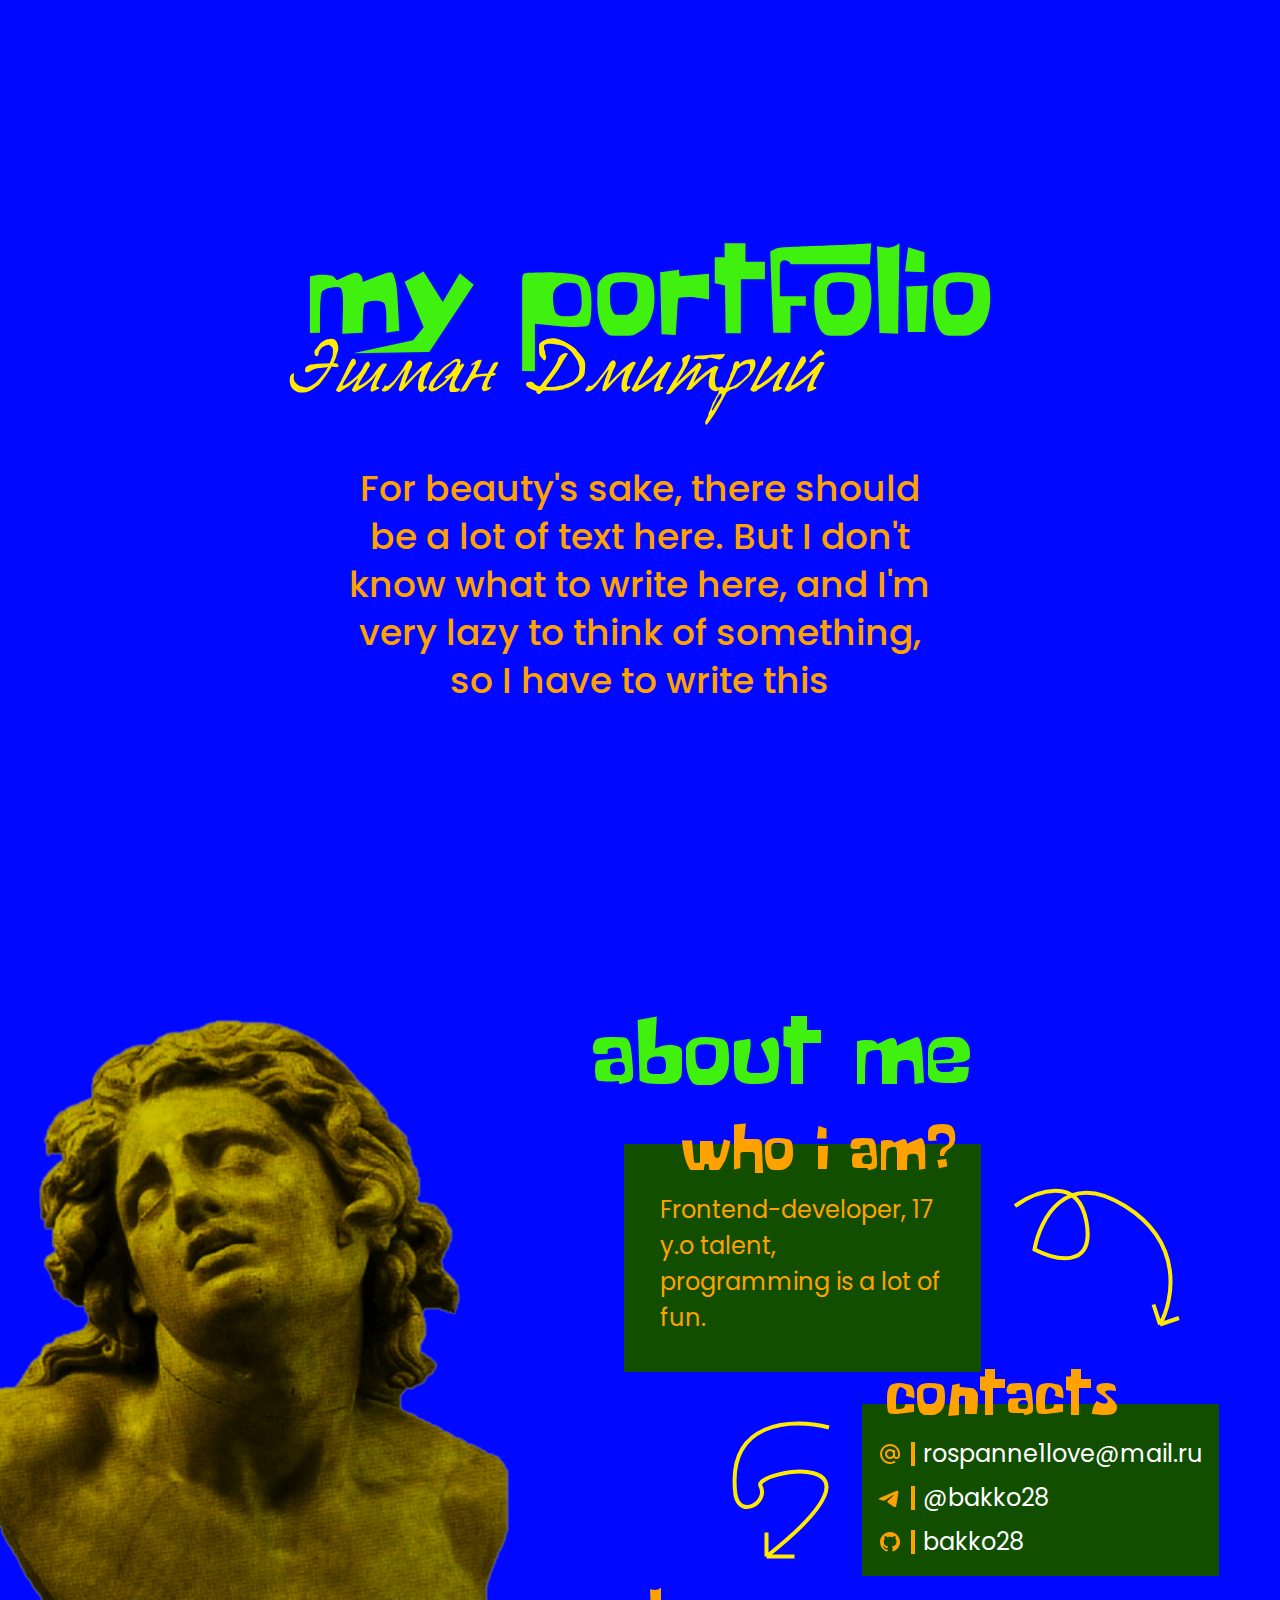
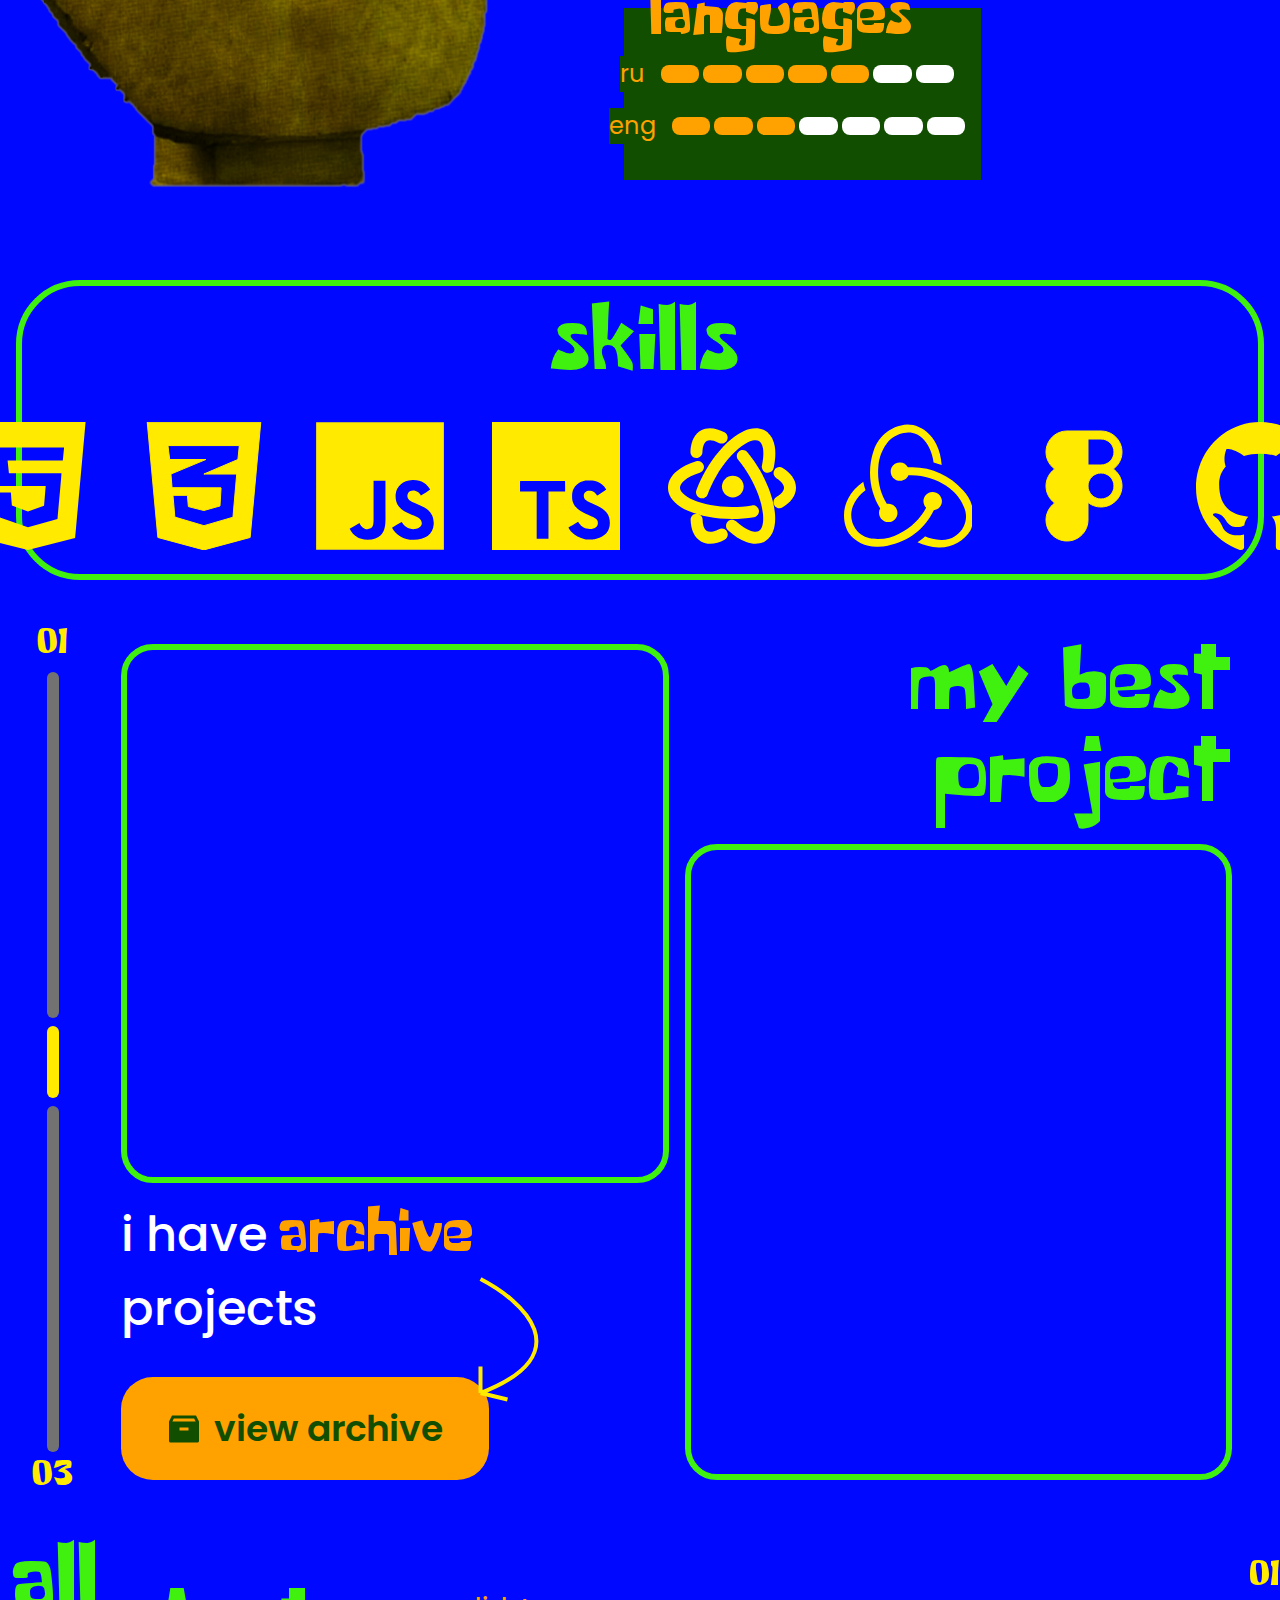
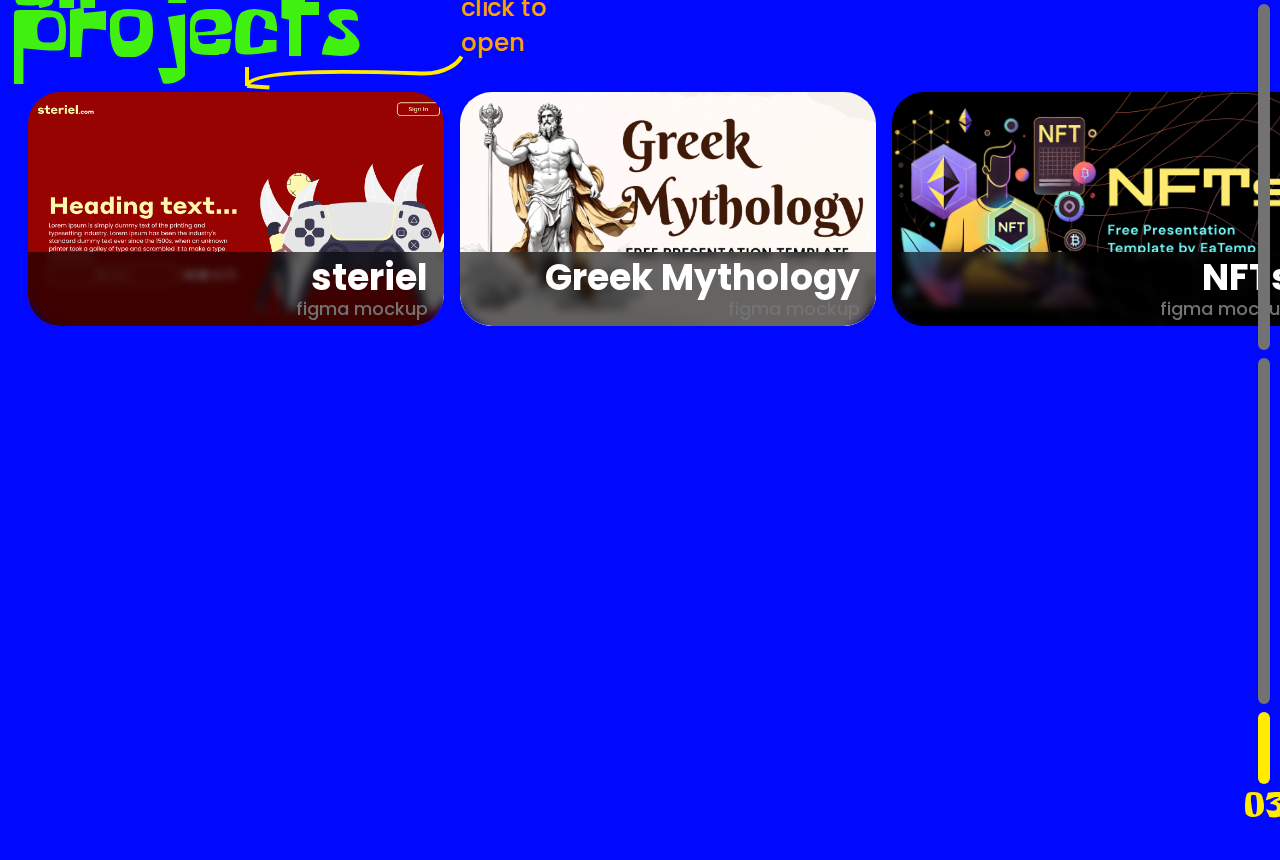
<file: index.html>
<!DOCTYPE html>
<html lang="en">
<head>
    <meta charset="UTF-8">
    <meta name="viewport" content="width=device-width, initial-scale=1.0">
    <title>Portfolio</title>
    <link rel="stylesheet" href="style.css">
</head>
<body>
    <div class="welcome-page">
        <img src="img/textbox.svg" alt="" class="welcome-vector">
        <p class="welcome-text">For beauty's sake, there should be a lot of text here. But I don't know what to write here, and I'm very lazy to think of something, so I have to write this</p>
    </div>
    <div class="about-me-page">
        <img src="img/image.svg" alt="" class="person-image">
        <div class="textbox">
            <p class="heading-text">about me</p>
            <div class="cardbox-layout">
                <div class="cardbox top">
                    <div class="card">
                        <p class="heading-text">who i am?</p>
                        <p class="paragraph-text">Frontend-developer, 17 y.o talent, programming is a lot of fun.</p>
                    </div>
                    <img src="img/line1.svg" alt="" class="vector-line1">
                </div>
                <div class="cardbox middle">
                    <img src="img/line2.svg" alt="" class="vector-line2">
                    <div class="card">
                        <p class="heading-text">contacts</p>
                        <div class="textbox">
                            <div class="contact-info email-box">
                                <img src="img/at-vector.svg" alt="" class="vector">
                                <div class="line"></div>
                                <p class="paragraph-text">rospanne1love@mail.ru</p>
                            </div>
                            <div class="contact-info telegram-box">
                                <img src="img/telegram-vector.svg" alt="" class="vector">
                                <div class="line"></div>
                                <p class="paragraph-text">@bakko28</p>
                            </div>
                            <div class="contact-info github-box">
                                <img src="img/github-vector.svg" alt="" class="vector">
                                <div class="line"></div>
                                <p class="paragraph-text">bakko28</p>
                            </div>
                        </div>
                    </div>
                </div>
                <div class="cardbox down">
                    <div class="card">
                        <p class="heading-text">languages</p>
                        <div class="russian-language">
                            <p class="paragraph-text">ru</p>
                            <div class="block-box">
                                <div class="block active"></div>
                                <div class="block active"></div>
                                <div class="block active"></div>
                                <div class="block active"></div>
                                <div class="block active"></div>
                                <div class="block"></div>
                                <div class="block"></div>
                            </div>
                        </div>
                        <div class="english-language">
                            <p class="paragraph-text">eng</p>
                            <div class="block-box">
                                <div class="block active"></div>
                                <div class="block active"></div>
                                <div class="block active"></div>
                                <div class="block"></div>
                                <div class="block"></div>
                                <div class="block"></div>
                                <div class="block"></div>
                            </div>
                        </div>
                    </div>
                </div>
            </div>
        </div>
        <nav>
            <p>01</p>
            <div class="line active"></div>
            <div class="line"></div>
            <div class="line"></div>
            <p>03</p>
        </nav>
    </div>
    <div class="skills-box">
        <p class="heading-text">skills</p>
        <div class="skills-list">
            <img src="img/html-icon.svg" alt="">
            <img src="img/css-icon.svg" alt="">
            <img src="img/js-icon.svg" alt="">
            <img src="img/ts-icon.svg" alt="">
            <img src="img/react-icon.svg" alt="">
            <img src="img/redux-icon.svg" alt="">
            <img src="img/figma-icon.svg" alt="">
            <img src="img/github-icon.svg" alt="">
        </div>
    </div>
    <div class="projects-page">
        <nav>
            <p>01</p>
            <div class="line"></div>
            <div class="line active"></div>
            <div class="line"></div>
            <p>03</p>
        </nav>
        <div class="content">
            <div class="left-box">
                <div class="cardbox">

                </div>
                <div class="archive-project-box">
                    <p>i have <span>archive</span> projects</p>
                    <button><img src="img/archive-icon.svg" alt="">view archive</button>
                    <img src="img/line3.svg" alt="" class="line-vector3">
                </div>
            </div>
            <div class="right-box">
                <p class="heading-text">my best project</p>
                <div class="cardbox">

                </div>
            </div>
        </div>
    </div>
    <div class="all-projects-page">
        <div class="content">
            <div class="textbox">
                <p class="heading-text">all projects</p>
                <p class="paragraph-text">click to open</p>
                <img src="img/line4.svg" alt="" class="image-vector4">
            </div>
            <div class="cardbox">
                <a href="projects/steriel/index.html">
                    <div class="card" style="background-image: url(img/card-backgrounds/steriel-image.png);">
                        <div class="textbox">
                            <p class="card-name">steriel</p>
                            <p class="card-info">figma mockup</p>
                        </div>
                    </div>
                </a>
                <a href="projects/greek-mythology/index.html">
                    <div class="card" style="background-image: url(img/card-backgrounds/greek-image.png);">
                        <div class="textbox">
                            <p class="card-name">Greek Mythology</p>
                            <p class="card-info">figma mockup</p>
                        </div>
                    </div>
                </a>
                <a href="projects/nfts/index.html">
                    <div class="card" style="background-image: url(img/card-backgrounds/nfts.png);">
                        <div class="textbox">
                            <p class="card-name">NFTs</p>
                            <p class="card-info">figma mockup</p>
                        </div>
                    </div>
                </a>
                <a href="projects/travling/index.html">
                    <div class="card" style="background-image: url(img/card-backgrounds/msedge_PoyAtqNxkw.png);">
                        <div class="textbox">
                            <p class="card-name">Travling!</p>
                            <p class="card-info">figma mockup</p>
                        </div>
                    </div>
                </a>
            </div>
        </div>
        <nav>
            <p>01</p>
            <div class="line"></div>
            <div class="line"></div>
            <div class="line active"></div>
            <p>03</p>
        </nav>
    </div>
</body>
</html>
</file>
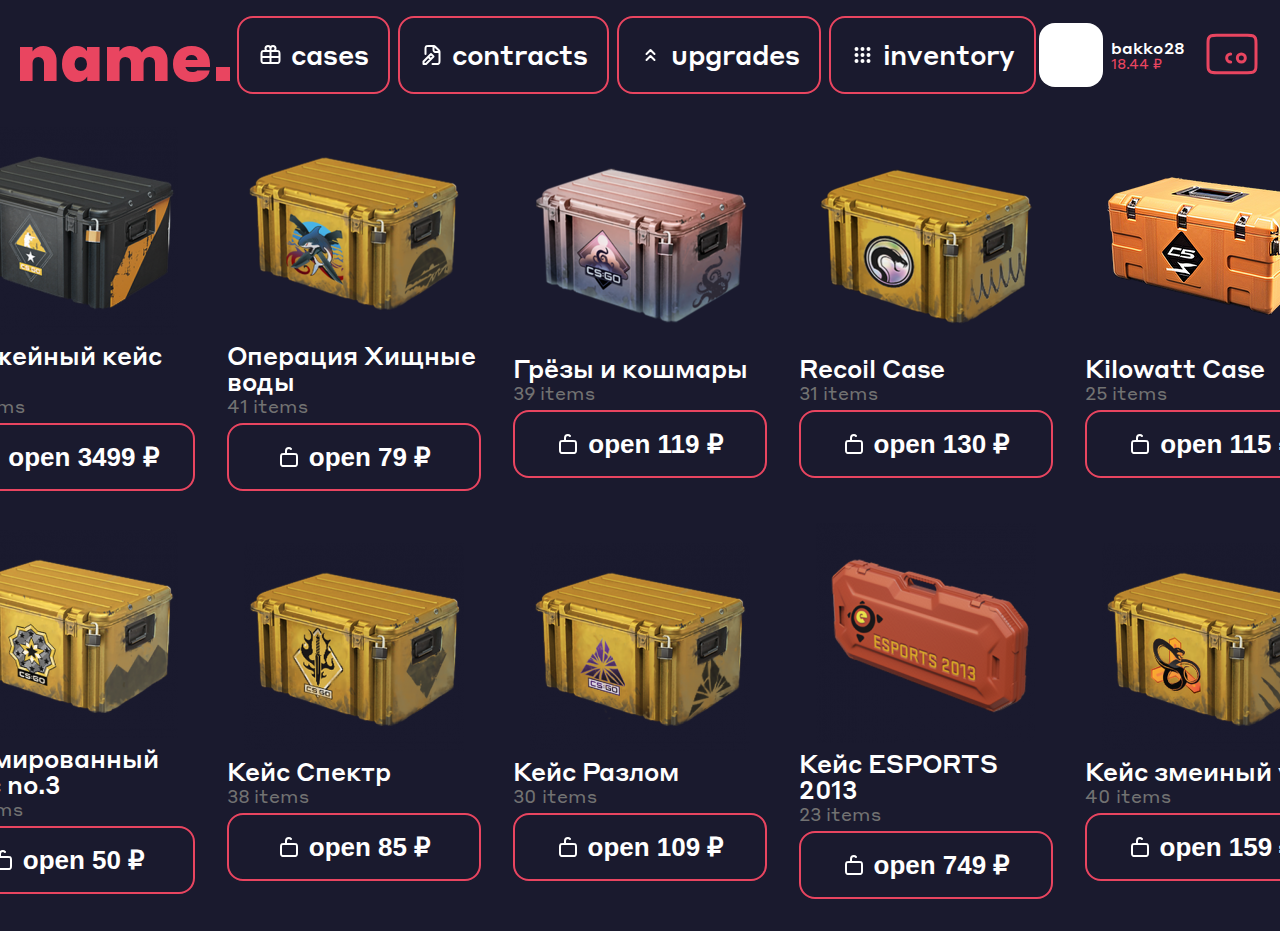
<file: archive/index.html>
<!DOCTYPE html>
<html lang="en">
<head>
    <meta charset="UTF-8">
    <meta name="viewport" content="width=device-width, initial-scale=1.0">
    <title>name.</title>
    <link rel="stylesheet" href="style.css">
</head>
<body>
    <header>
        <a href="index.html"><p class="logo-text">name.</p></a>
        <nav>
            <button class="active" id="index"><img src="img/svg/Gift.svg" alt="">cases</button>
            <button id="pages/contracts"><img src="img/svg/File_Edit.svg" alt="">contracts</button>
            <button id="pages/upgrades"><img src="img/svg/Chevron_Up_Duo.svg" alt="">upgrades</button>
            <button id="pages/inventory"><img src="img/svg/More_Grid_Big.svg" alt="">inventory</button>
        </nav>
        <div class="userbox">
            <div class="user-info">
                <div class="avatar"></div>
                <div class="textbox">
                    <p class="username">bakko28</p>
                    <p class="balance">18.44 ₽</p>
                </div>
            </div>
            <button><img src="img/svg/Credit_Card_02.svg" alt=""></button>
        </div>
    </header>
    <main>
        <div class="game-info-box">
            <div class="cardbox">
                
            </div>
        </div>
    </main>
    
    <script src="app.js"></script>
</body>
</html>
</file>
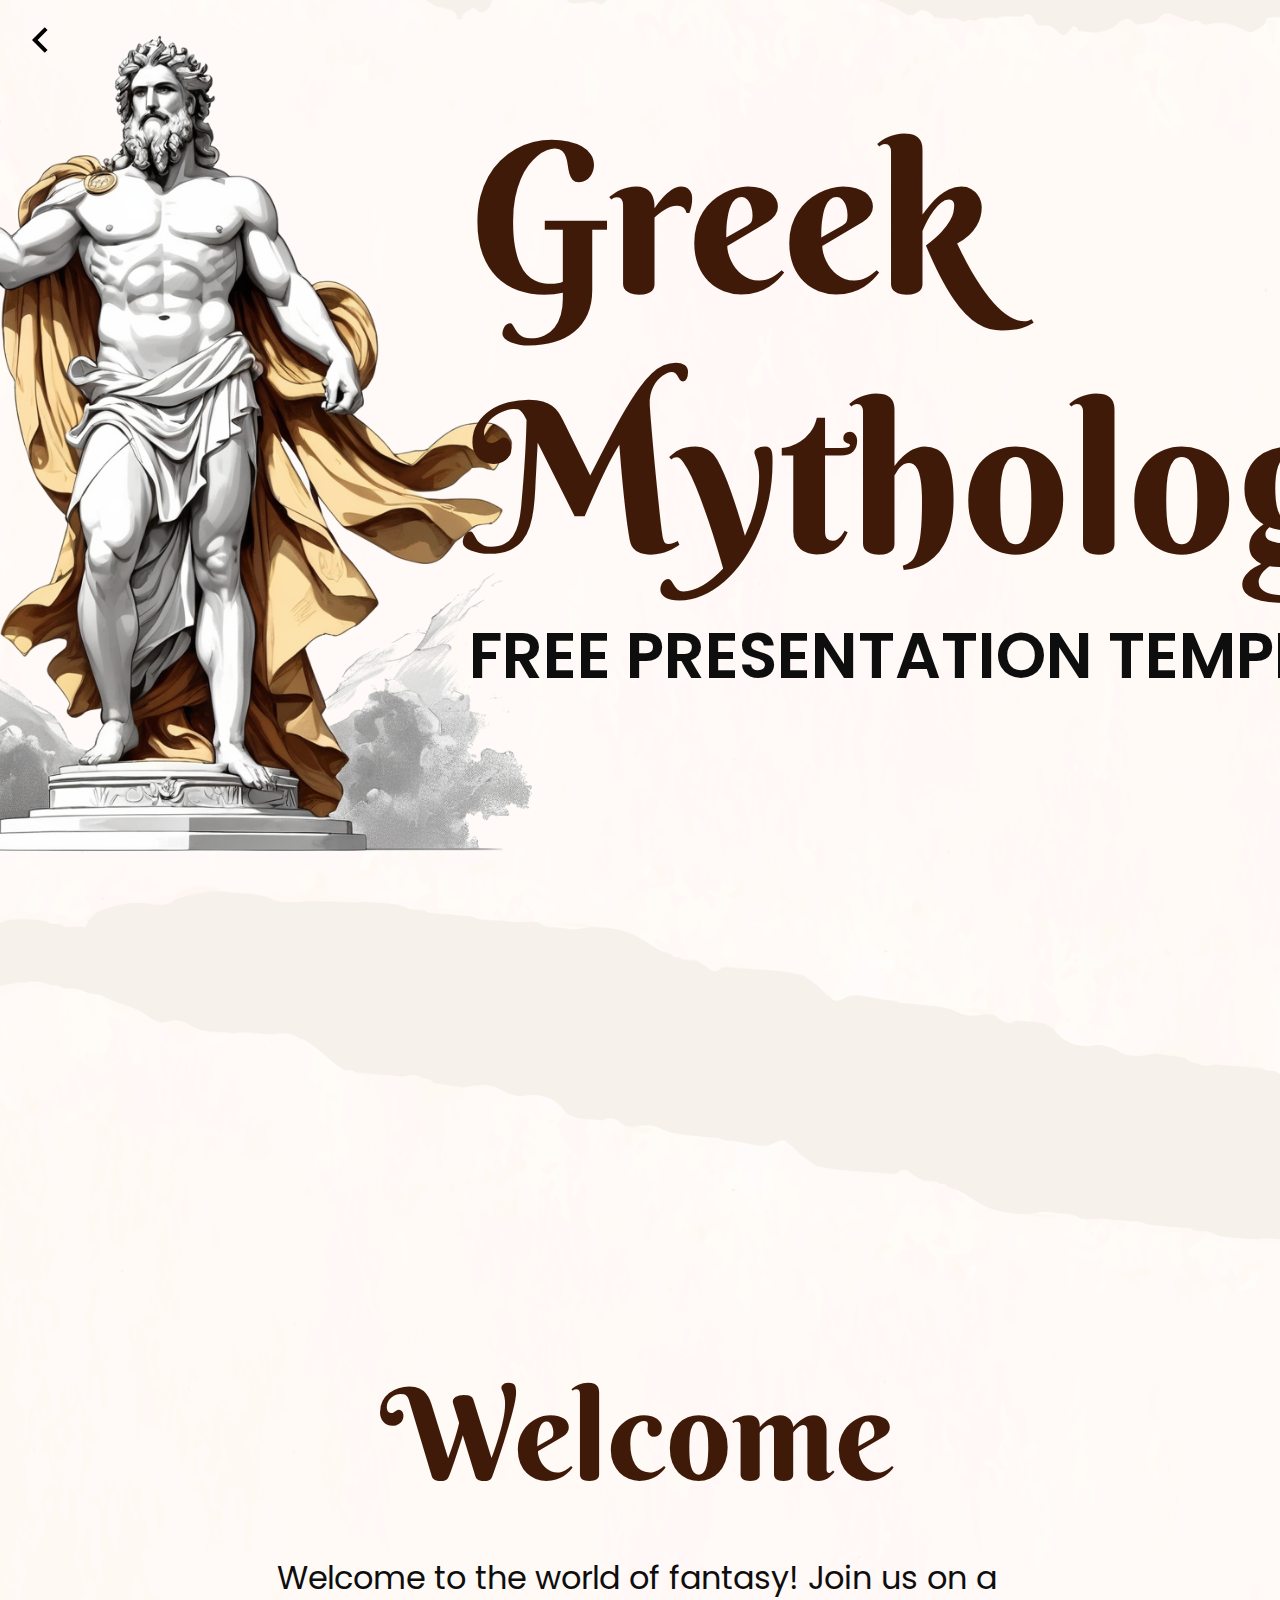
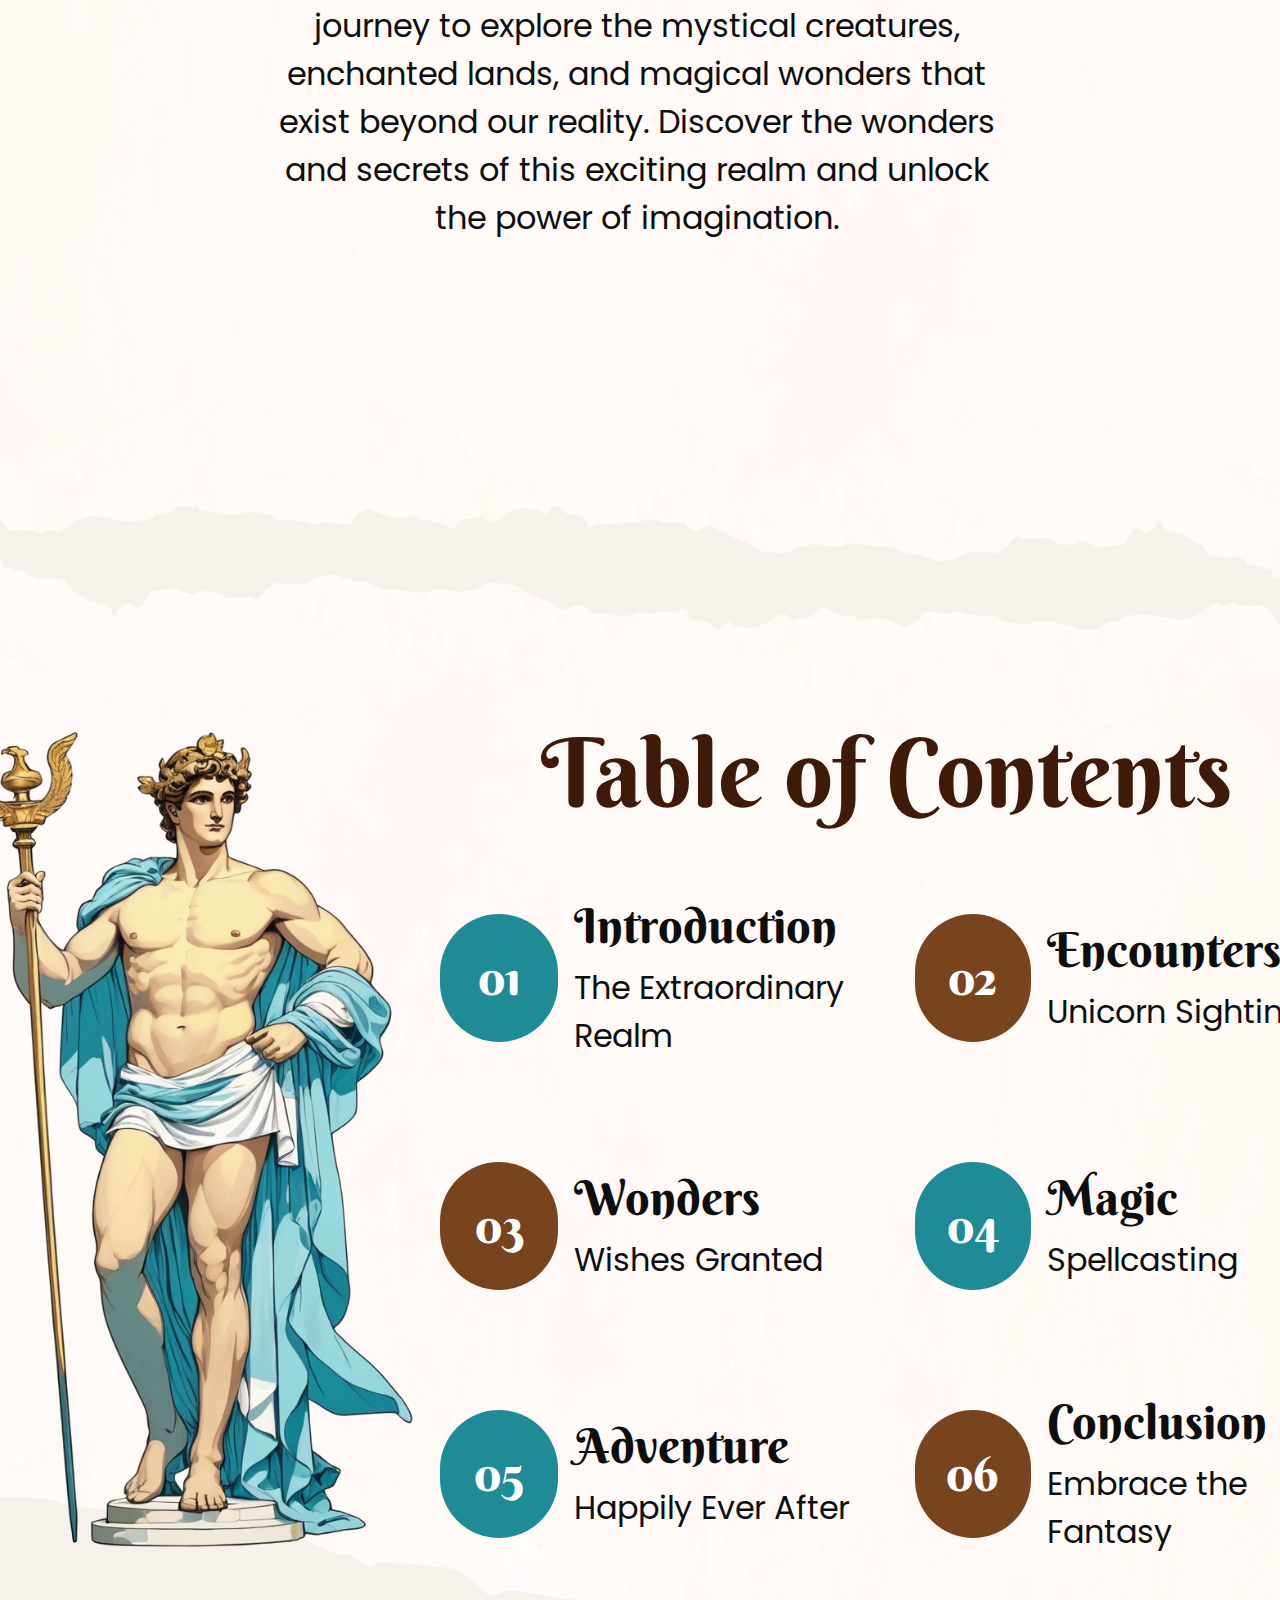
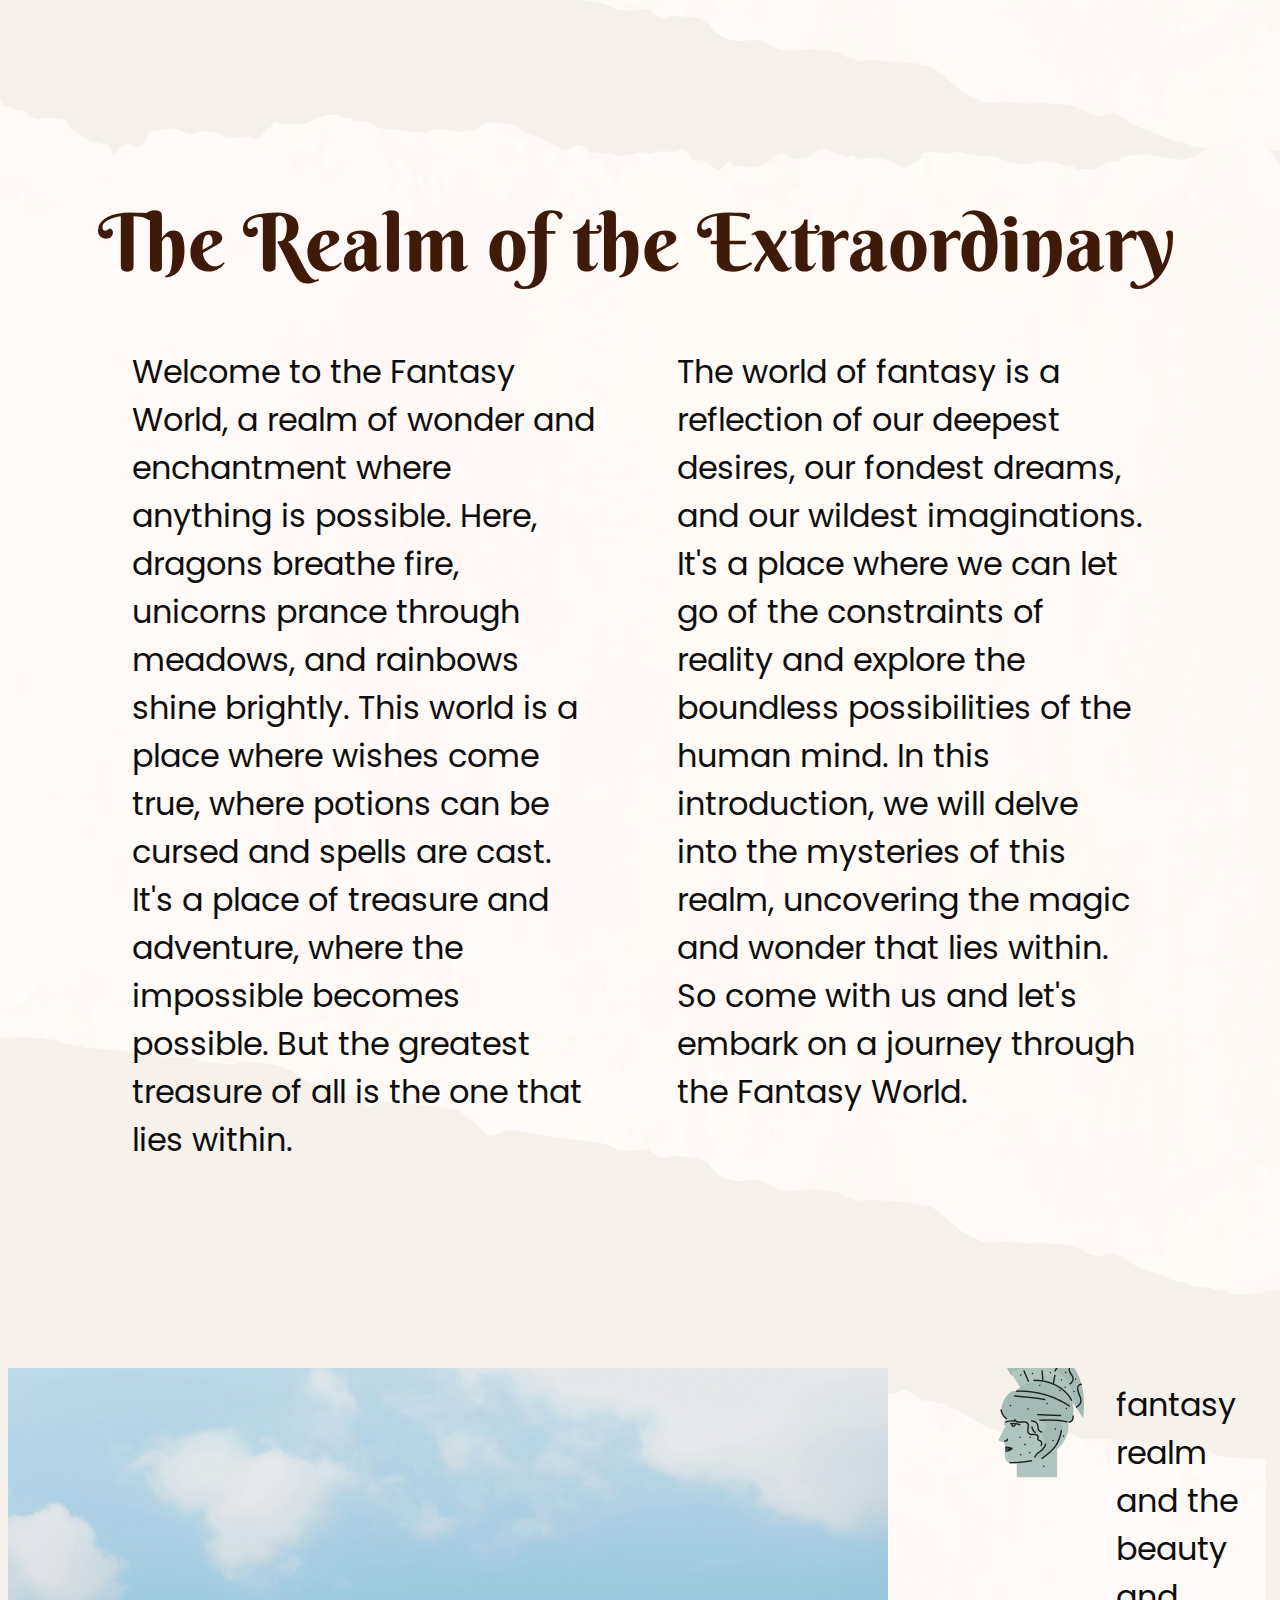
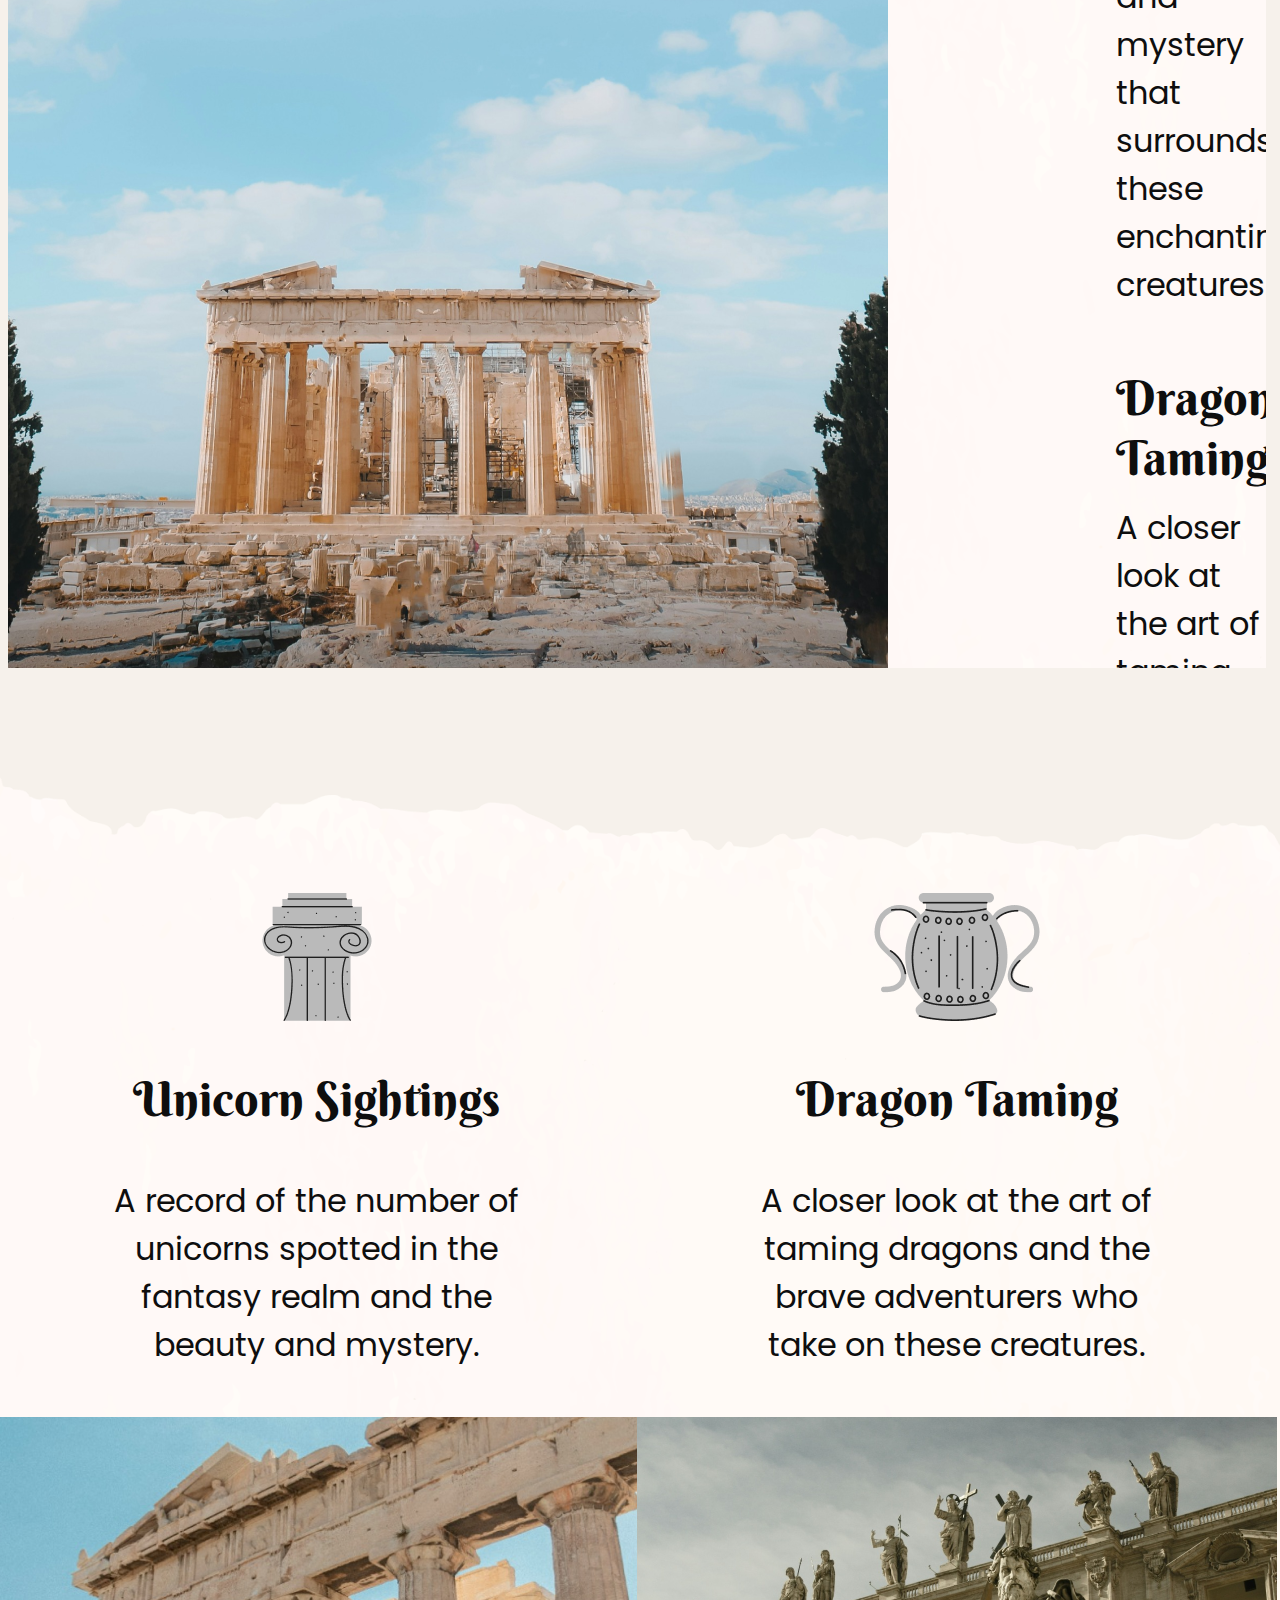
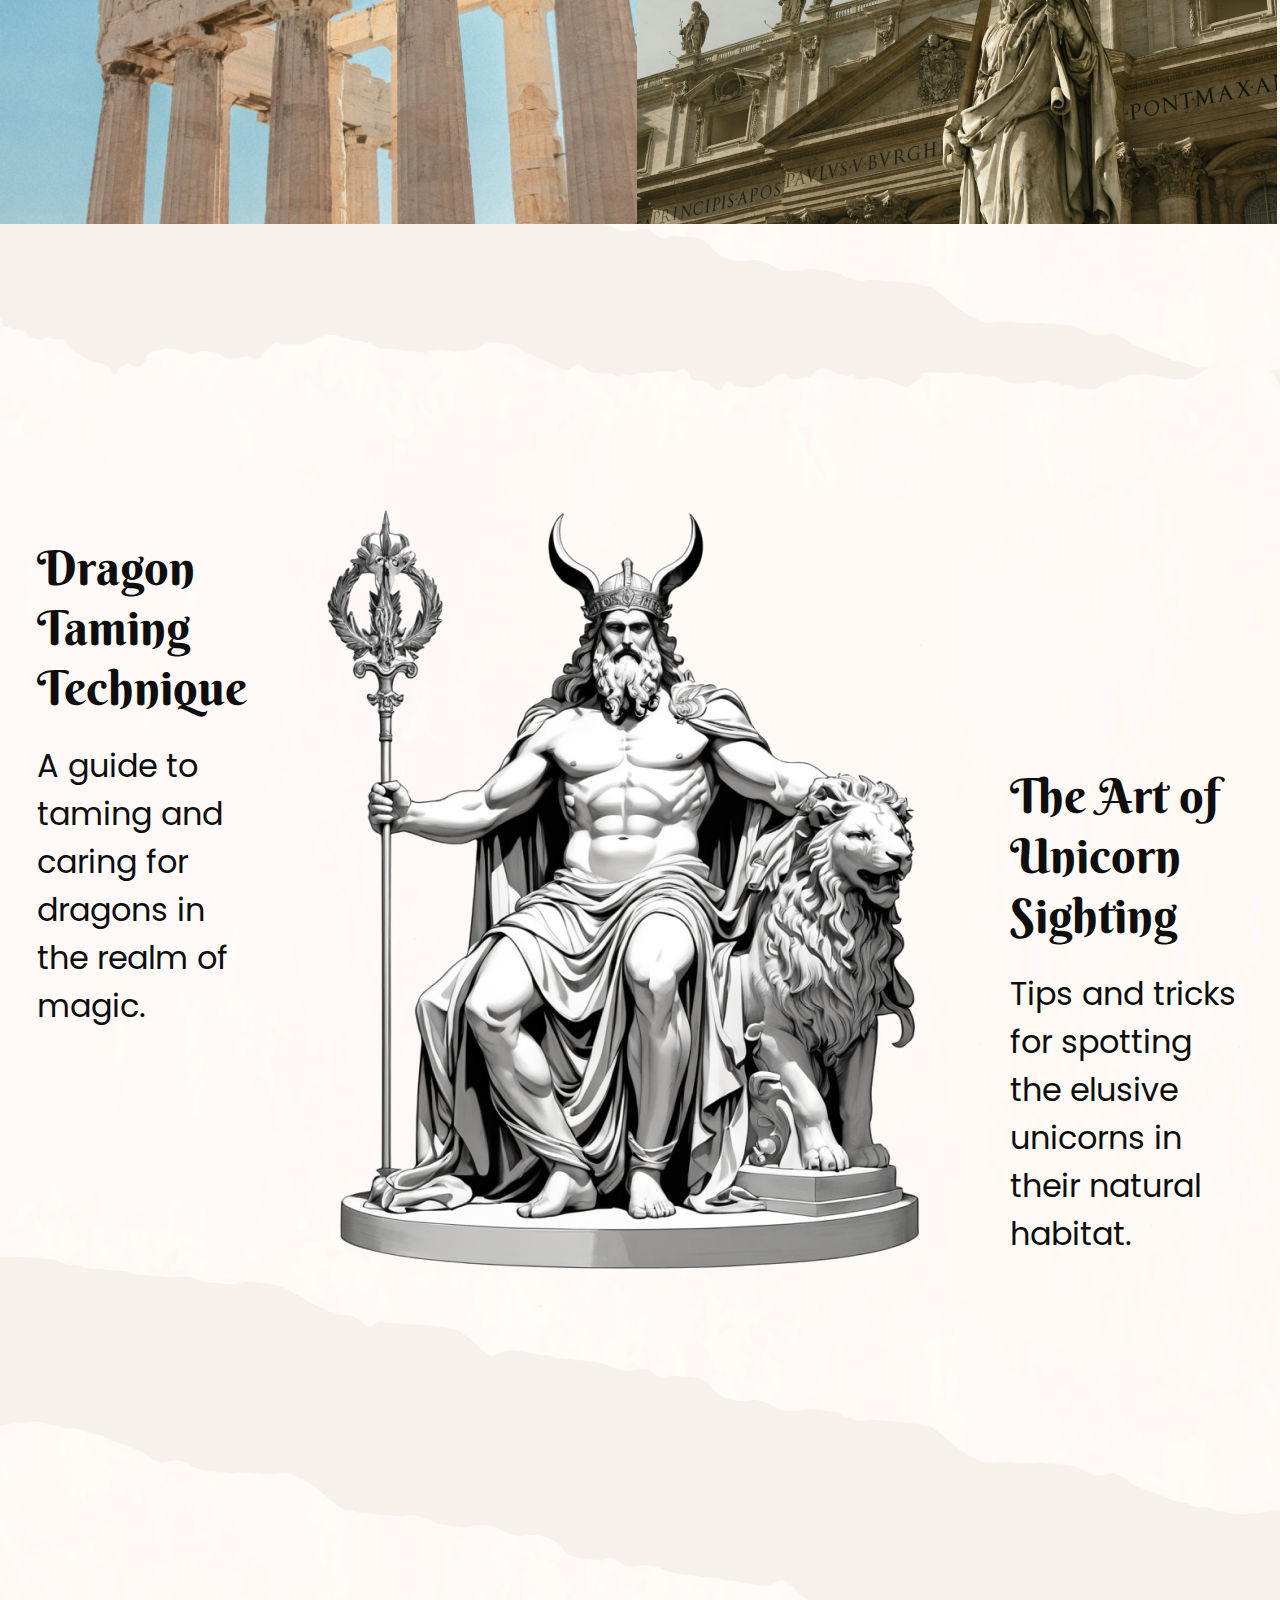
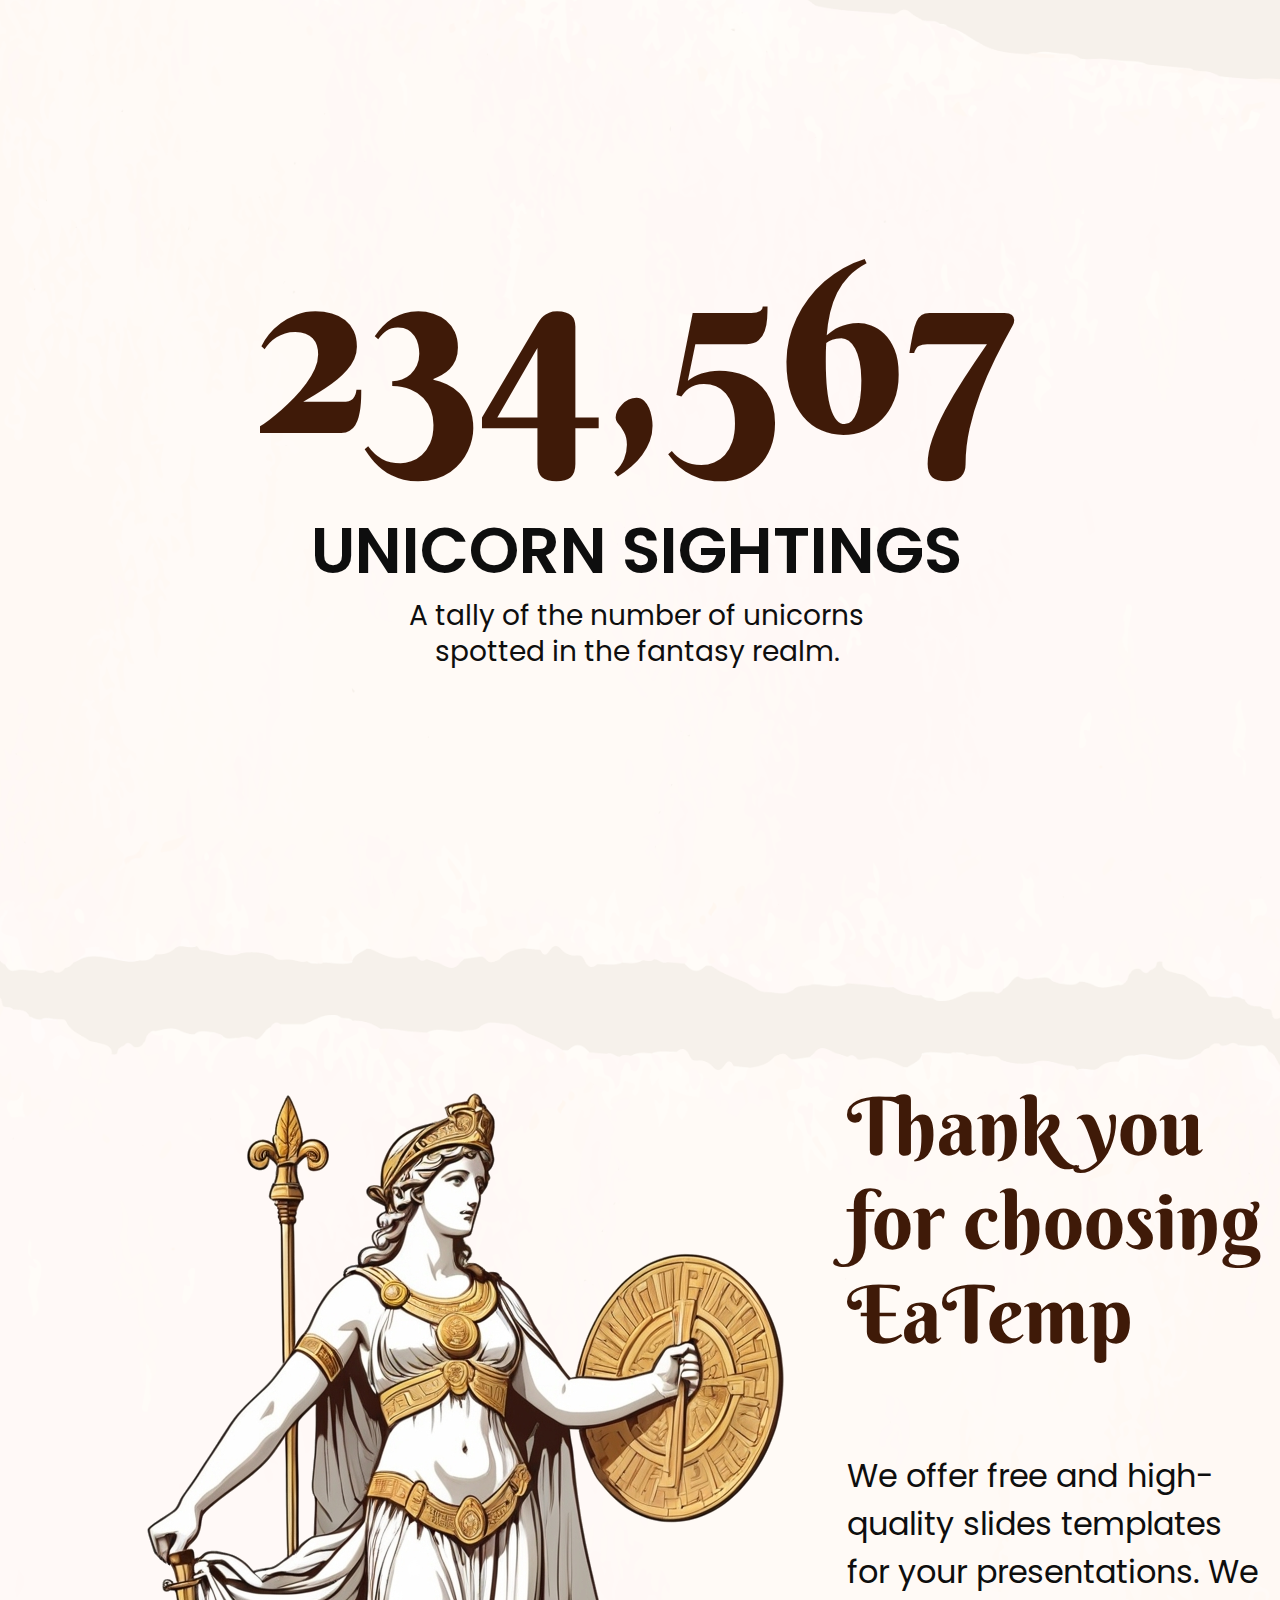
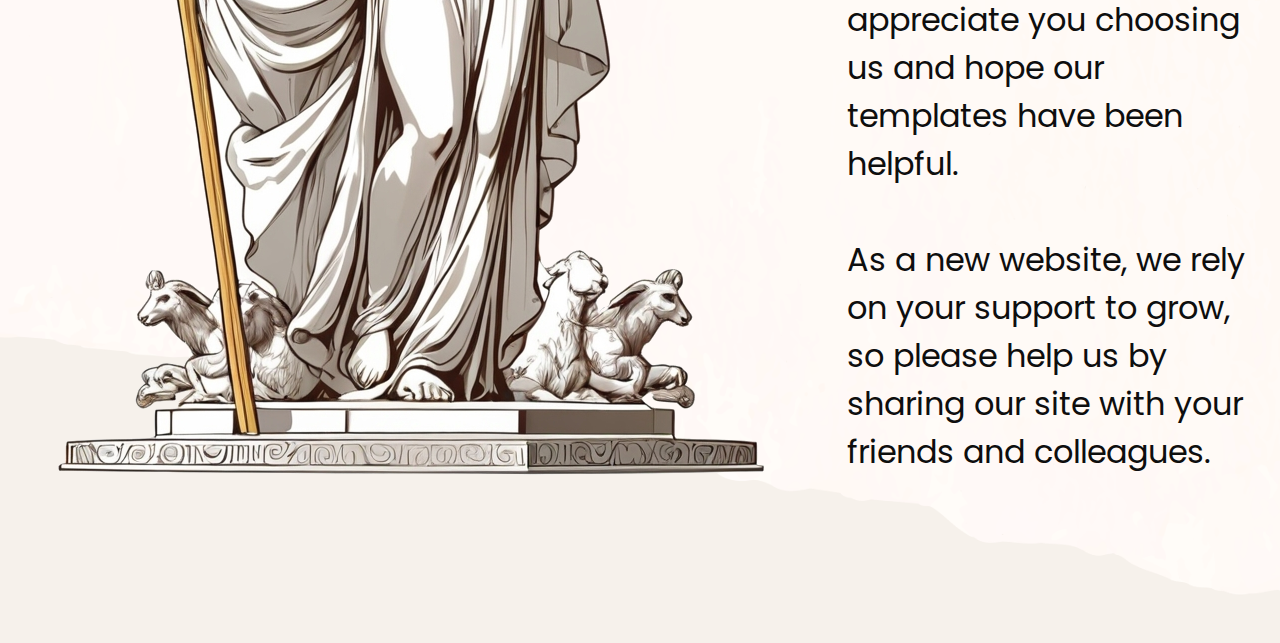
<file: projects/greek-mythology/index.html>
<!DOCTYPE html>
<html lang="en">
<head>
    <meta charset="UTF-8">
    <meta name="viewport" content="width=device-width, initial-scale=1.0">
    <title>Greek Mythology</title>
    <link rel="stylesheet" href="style.css">
</head>
<body>
    <a href="../../index.html" class="back-link"><img src="img/arrow-left-s-line.svg" alt=""></a>
    <div class="start-section">
        <img src="img/bg1.png" alt="" class="background">
        <img src="img/image 8.png" alt="" class="person-image-first">
        <div class="textbox">
            <p class="heading-text">Greek <br>Mythology</p>
            <p class="paragraph-text">Free Presentation Template</p>
        </div>
    </div>
    <div class="welcome-section">
        <img src="img/bg1.png" alt="" class="background">
        <div class="textbox">
            <p class="heading-text">Welcome</p>
            <p class="paragraph-text">Welcome to the world of fantasy! Join us on a journey to explore the mystical creatures, enchanted lands, and magical wonders that exist beyond our reality. Discover the wonders and secrets of this exciting realm and unlock the power of imagination.</p>
        </div>
    </div>
    <div class="contents-section">
        <img src="img/bg1.png" alt="" class="background">
        <img src="img/image 6.png" alt="" class="person-image-second">
        <div class="textbox">
            <div class="heading-text">Table of Contents</div>
            <div class="list">
                <div class="list-card" id="card1">
                    <p class="card-number">01</p>
                    <div class="textbox">
                        <p class="heading-text">Introduction</p>
                        <p class="paragraph-text">The Extraordinary Realm</p>
                    </div>
                </div>
                <div class="list-card" id="card2">
                    <p class="card-number">02</p>
                    <div class="textbox">
                        <p class="heading-text">Encounters</p>
                        <p class="paragraph-text">Unicorn Sightings</p>
                    </div>
                </div>
                <div class="list-card" id="card3">
                    <p class="card-number">03</p>
                    <div class="textbox">
                        <p class="heading-text">Wonders</p>
                        <p class="paragraph-text">Wishes Granted</p>
                    </div>
                </div>
                <div class="list-card" id="card4">
                    <p class="card-number">04</p>
                    <div class="textbox">
                        <p class="heading-text">Magic</p>
                        <p class="paragraph-text">Spellcasting</p>
                    </div>
                </div>
                <div class="list-card" id="card5">
                    <p class="card-number">05</p>
                    <div class="textbox">
                        <p class="heading-text">Adventure</p>
                        <p class="paragraph-text">Happily Ever After</p>
                    </div>
                </div>
                <div class="list-card" id="card6">
                    <p class="card-number">06</p>
                    <div class="textbox">
                        <p class="heading-text">Conclusion</p>
                        <p class="paragraph-text">Embrace the Fantasy</p>
                    </div>
                </div>
            </div>
        </div>
    </div>
    <div class="realm-section">
        <img src="img/bg1.png" alt="" class="background">
        <p class="heading-text">The Realm of the Extraordinary</p>
        <div class="paragraph-box">
            <div class="paragraph-text">Welcome to the Fantasy World, a realm of wonder and enchantment where anything is possible. Here, dragons breathe fire, unicorns prance through meadows, and rainbows shine brightly. This world is a place where wishes come true, where potions can be cursed and spells are cast. It's a place of treasure and adventure, where the impossible becomes possible. But the greatest treasure of all is the one that lies within. </div>
            <div class="paragraph-text">The world of fantasy is a reflection of our deepest desires, our fondest dreams, and our wildest imaginations. It's a place where we can let go of the constraints of reality and explore the boundless possibilities of the human mind. In this introduction, we will delve into the mysteries of this realm, uncovering the magic and wonder that lies within. So come with us and let's embark on a journey through the Fantasy World.</div>
        </div>
    </div>
    <div class="sightings-section">
        <img src="img/bg1.png" alt="" class="background">
        <img src="img/Rectangle 14.png" alt="" class="picture-image">
        <div class="cardbox">
            <div class="card">
                <img src="img/Vector.png" alt="" class="card-vector">
                <div class="textbox">
                    <p class="heading-text">Unicorn Sightings</p>
                    <p class="paragraph-text">
                        A record of the number of unicorns spotted in the fantasy realm and the beauty and mystery that surrounds these enchanting creatures.
                    </p>
                </div>
            </div>
            <div class="card">
                <img src="img/Vector2.png" alt="" class="card-vector">
                <div class="textbox">
                    <p class="heading-text">Dragon Taming</p>
                    <p class="paragraph-text">
                        A closer look at the art of taming dragons and the brave adventurers who dare to take on these fearsome creatures.
                    </p>
                </div>
            </div>
        </div>
    </div>
    <div class="card-section">
        <img src="img/bg1.png" alt="" class="background">
        <div class="card">
            <img src="img/Vector3.png" alt="" class="vector-image">
            <p class="heading-text">Unicorn Sightings</p>
            <p class="paragraph-text">
                A record of the number of unicorns spotted in the fantasy realm and the beauty and mystery.
            </p>
            <img src="img/Rectangle 15.png" alt="" class="card-picture-image">
        </div>
        <div class="card">
            <img src="img/Vector4.png" alt="" class="vector-image">
            <p class="heading-text">Dragon Taming</p>
            <p class="paragraph-text">
                A closer look at the art of taming dragons and the brave adventurers who take on these creatures.
            </p>
            <img src="img/Rectangle 16.png" alt="" class="card-picture-image">
        </div>
    </div>
    <div class="king-section">
        <img src="img/bg1.png" alt="" class="background">
        <div class="textbox-left">
            <div class="heading-text">Dragon Taming Technique</div>
            <div class="paragraph-text">A guide to taming and caring for dragons in the realm of magic.</div>
        </div>
        <img src="img/image 7.png" alt="" class="king-image">
        <div class="textbox-right">
            <div class="heading-text">The Art of Unicorn Sighting</div>
            <div class="paragraph-text">Tips and tricks for spotting the elusive unicorns in their natural habitat.</div>
        </div>
    </div>
    <div class="count-section">
        <img src="img/bg1.png" alt="" class="background">
        <div class="textbox">
            <p class="heading-text">234,567</p>
            <p class="head-paragraph-text">Unicorn Sightings</p>
        </div>
        <p class="paragraph-text">A tally of the number of unicorns spotted in the fantasy realm.</p>
    </div>
    <div class="last-section">
        <img src="img/bg1.png" alt="" class="background">
        <img src="img/image 9.png" alt="" class="person-image-three">
        <div class="textbox">
            <p class="heading-text">Thank you for choosing EaTemp</p>
            <p class="paragraph-text">
                We offer free and high-quality slides templates for your presentations. We appreciate you choosing us and hope our templates have been helpful. 
                <br><br>As a new website, we rely on your support to grow, so please help us by sharing our site with your friends and colleagues. 
            </p>
        </div>
    </div>
</body>
</html>
</file>
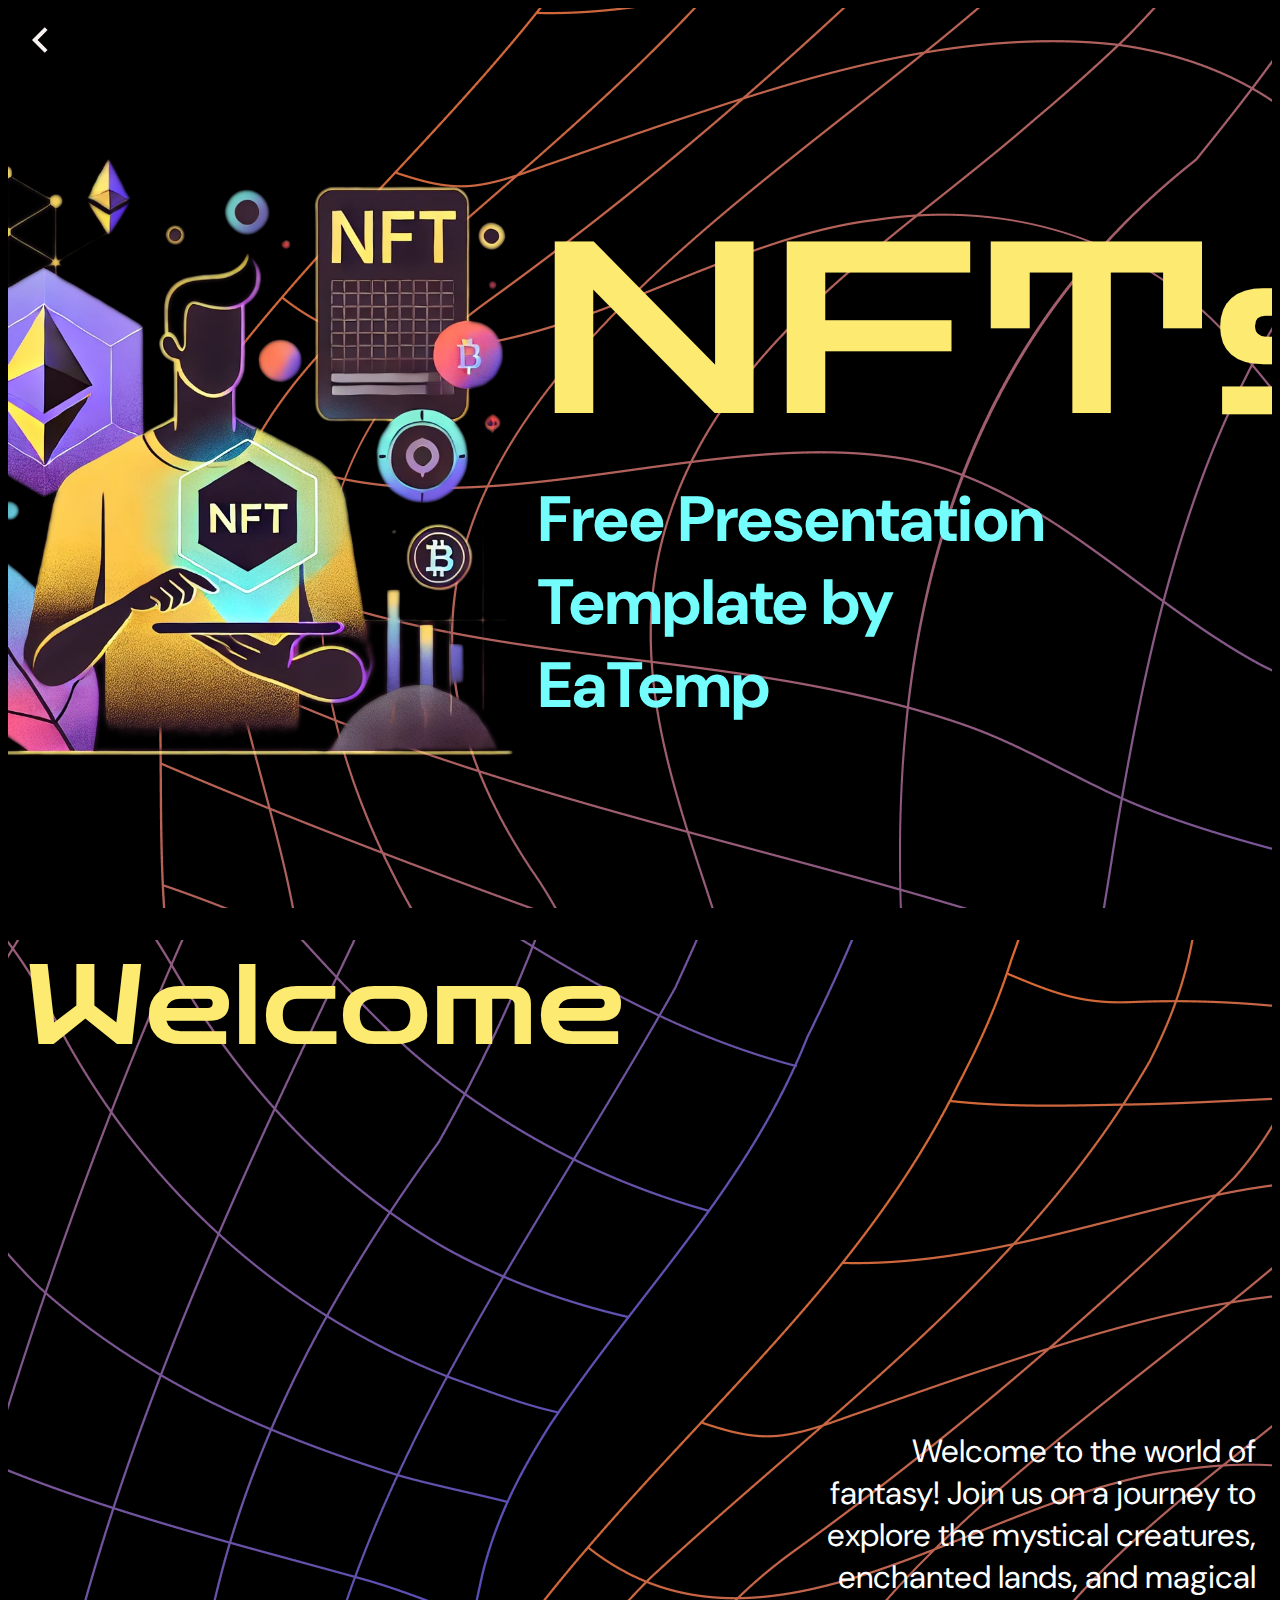
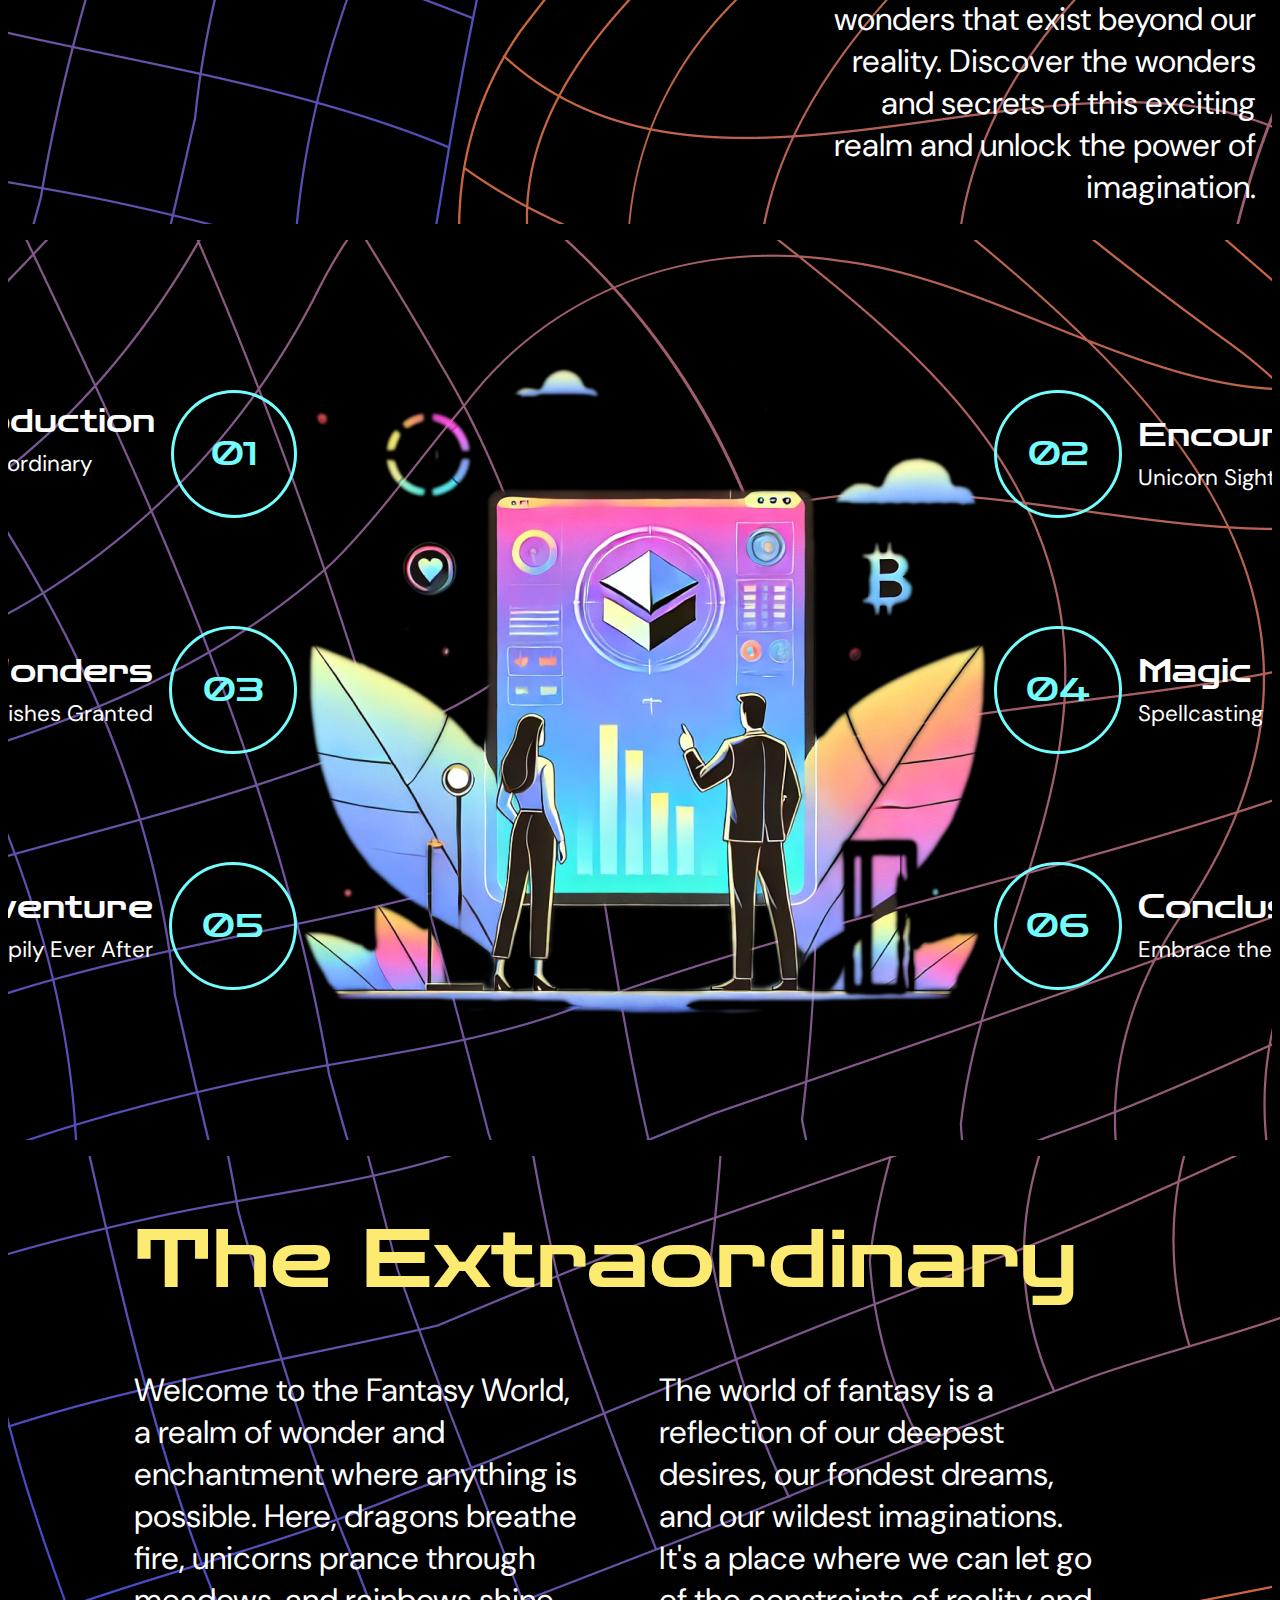
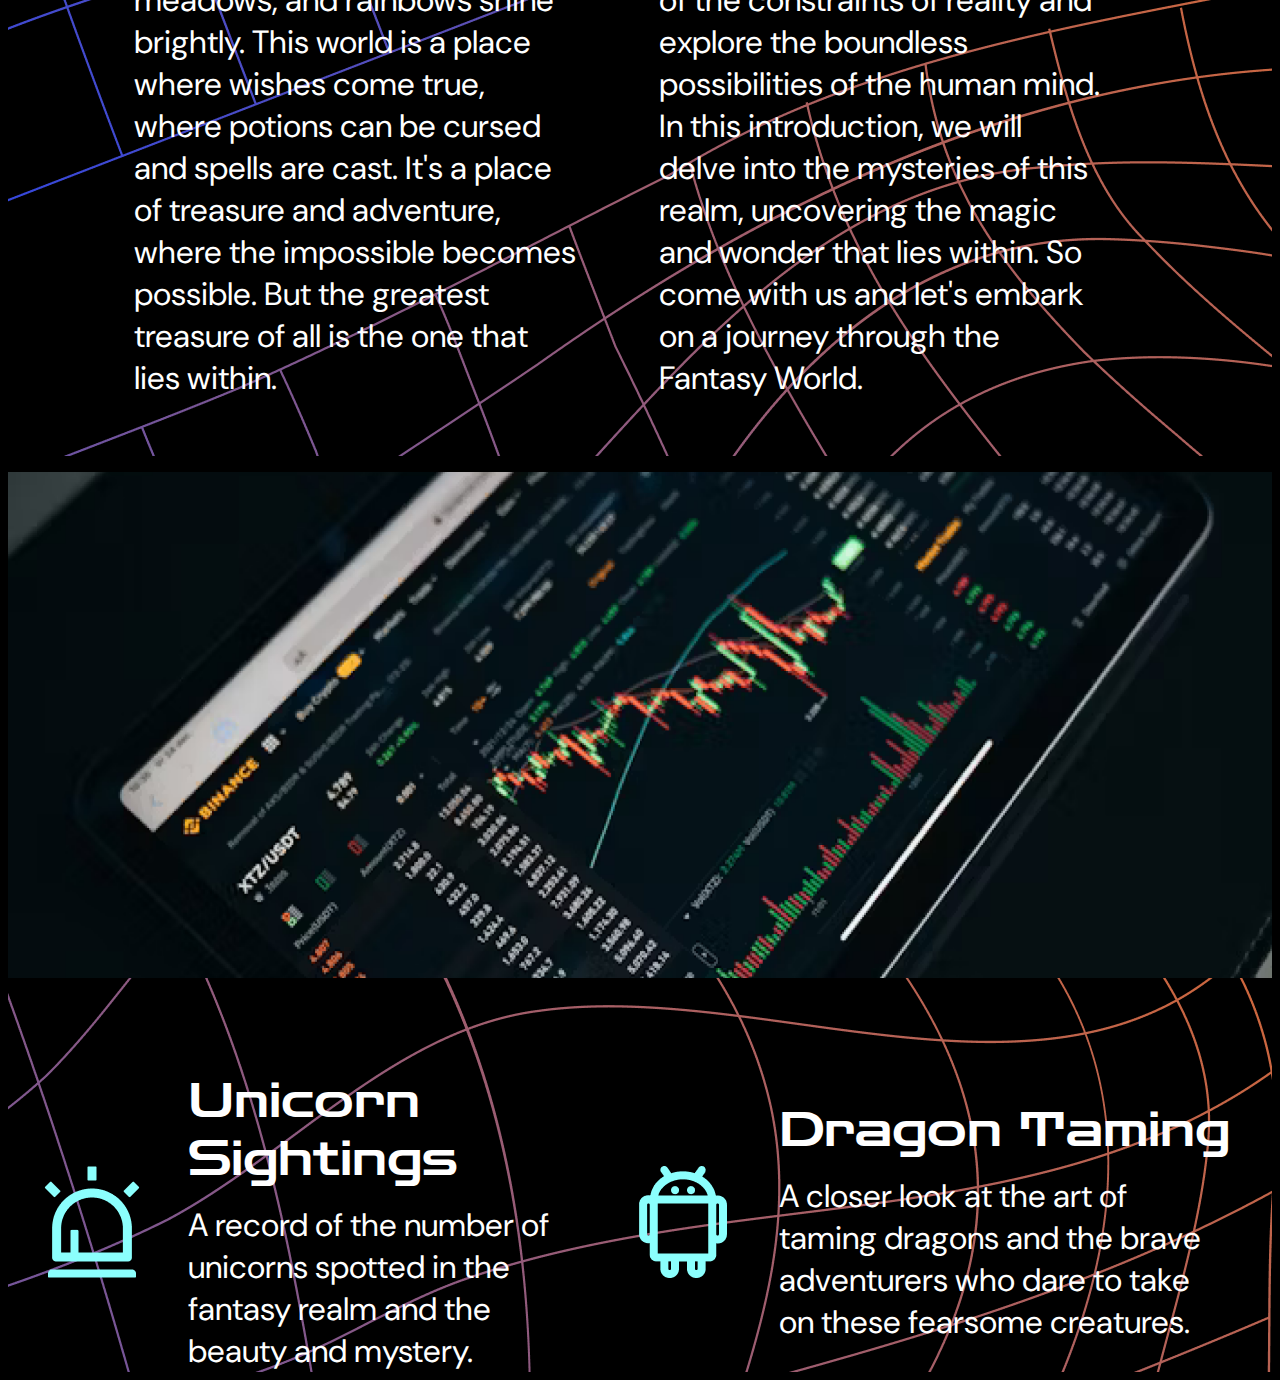
<file: projects/nfts/index.html>
<!DOCTYPE html>
<html lang="en">
<head>
    <meta charset="UTF-8">
    <meta name="viewport" content="width=device-width, initial-scale=1.0">
    <title>NFTs</title>
    <link rel="stylesheet" href="style.css">
</head>
<body>
    <a href="../../index.html" class="back-link"><img src="img/arrow-left-s-line.svg" alt=""></a>
    <div class="start-section">
        <img src="img/background.png" alt="" class="background">
        <img src="img/image_nfts.png" alt="" class="person-image">
        <div class="textbox">
            <div class="heading-text">NFTs</div>
            <div class="paragraph-text">Free Presentation Template by EaTemp</div>
        </div>
    </div>
    <div class="welcome-section">
        <img src="img/background-left.png" alt="" class="background-left">
        <img src="img/background-right.png" alt="" class="background-right">
        <p class="heading-text">Welcome</p>
        <div class="paragraph-text">Welcome to the world of fantasy! Join us on a journey to explore the mystical creatures, enchanted lands, and magical wonders that exist beyond our reality. Discover the wonders and secrets of this exciting realm and unlock the power of imagination.</div>
    </div>
    <div class="table-section">
        <img src="img/background-third.png" alt="" class="background">
        <div class="textbox-left">
            <div class="card">
                <div class="textbox">
                    <p class="heading-text">Introduction</p>
                    <p class="paragraph-text">The Extraordinary Realm</p>
                </div>
                <p class="number">01</p>
            </div>
            <div class="card">
                <div class="textbox">
                    <p class="heading-text">Wonders</p>
                    <p class="paragraph-text">Wishes Granted</p>
                </div>
                <p class="number">03</p>
            </div>
            <div class="card">
                <div class="textbox">
                    <p class="heading-text">Adventure</p>
                    <p class="paragraph-text">Happily Ever After</p>
                </div>
                <p class="number">05</p>
            </div>
        </div>
        <img src="img/image2.png" alt="" class="person-image">
        <div class="textbox-right">
            <div class="card">
                <div class="textbox">
                    <p class="heading-text">Encounters</p>
                    <p class="paragraph-text">Unicorn Sightings</p>
                </div>
                <p class="number">02</p>
            </div>
            <div class="card">
                <div class="textbox">
                    <p class="heading-text">Magic</p>
                    <p class="paragraph-text">Spellcasting</p>
                </div>
                <p class="number">04</p>
            </div>
            <div class="card">
                <div class="textbox">
                    <p class="heading-text">Conclusion</p>
                    <p class="paragraph-text">Embrace the Fantasy</p>
                </div>
                <p class="number">06</p>
            </div>
        </div>
    </div>
    <div class="extraordinary-section">
        <img src="img/bg4.png" alt="" class="background-left">
        <img src="img/bg5.png" alt="" class="background-right">
        <div class="textbox">
            <p class="heading-text">The Extraordinary</p>
            <div class="paragraph-box">
                <p class="paragraph-text">
                    Welcome to the Fantasy World, a realm of wonder and enchantment where anything is possible. Here, dragons breathe fire, unicorns prance through meadows, and rainbows shine brightly. This world is a place where wishes come true, where potions can be cursed and spells are cast. It's a place of treasure and adventure, where the impossible becomes possible. But the greatest treasure of all is the one that lies within. 
                </p>
                <div class="paragraph-text">
                    The world of fantasy is a reflection of our deepest desires, our fondest dreams, and our wildest imaginations. It's a place where we can let go of the constraints of reality and explore the boundless possibilities of the human mind. In this introduction, we will delve into the mysteries of this realm, uncovering the magic and wonder that lies within. So come with us and let's embark on a journey through the Fantasy World.
                </div>
            </div>
        </div>
    </div>
    <div class="vectors-section">
        <img src="img/bg6.png" alt="" class="background">
        <img src="img/image4.png" alt="" class="image">
        <div class="cardbox">
            <div class="card">
                <img src="img/vector.png" alt="" class="vector">
                <div class="textbox">
                    <p class="heading-text">Unicorn Sightings</p>
                    <p class="paragraph-text">A record of the number of unicorns spotted in the fantasy realm and the beauty and mystery.</p>
                </div>
            </div>
            <div class="card">
                <img src="img/vector2.png" alt="" class="vector">
                <div class="textbox">
                    <p class="heading-text">Dragon Taming</p>
                    <p class="paragraph-text">A closer look at the art of taming dragons and the brave adventurers who dare to take on these fearsome creatures.</p>
                </div>
            </div>
        </div>
    </div>
</body>
</html>
</file>
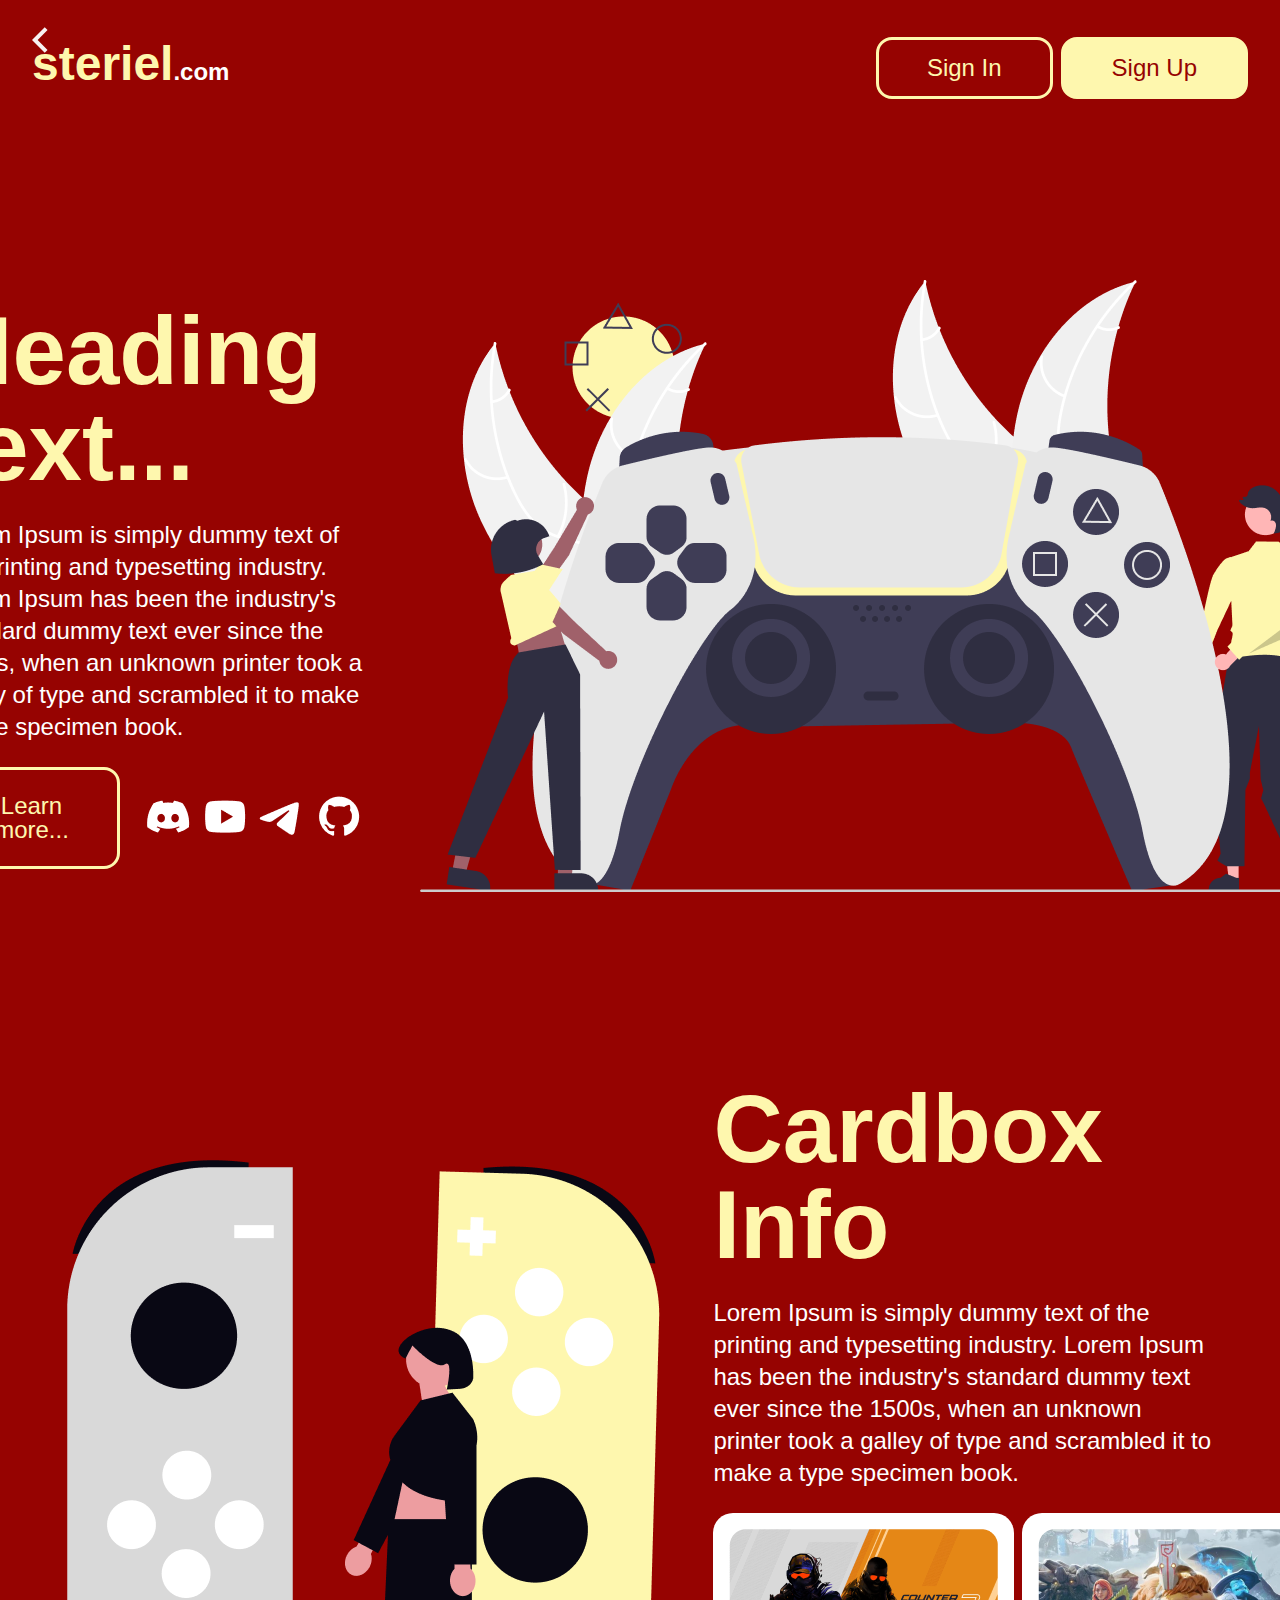
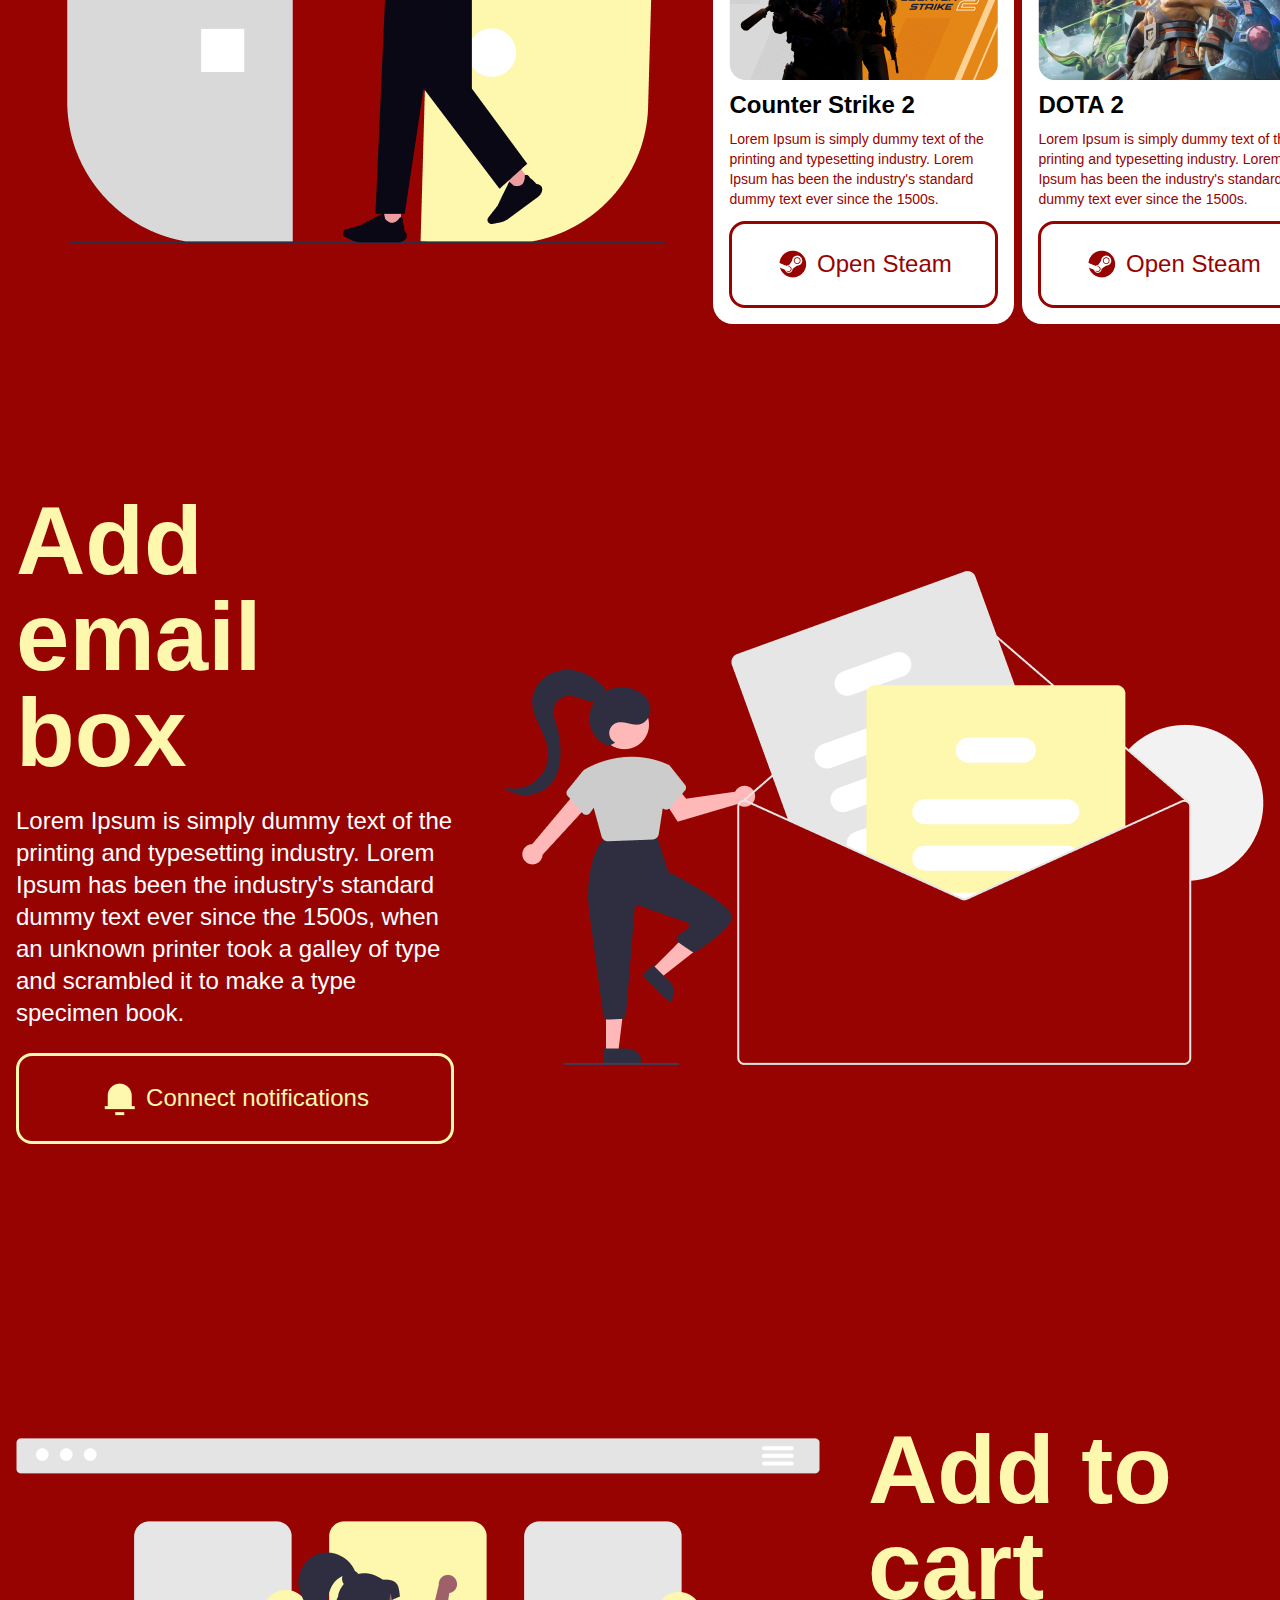
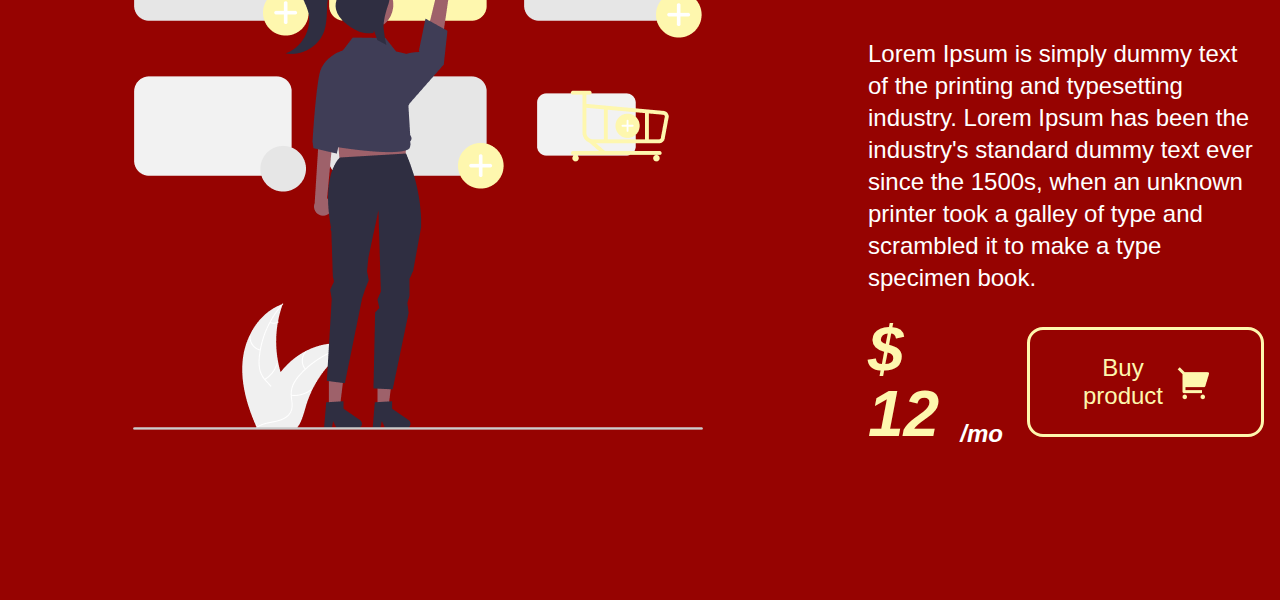
<file: projects/steriel/index.html>
<!DOCTYPE html>
<html lang="en">
<head>
    <meta charset="UTF-8">
    <meta name="viewport" content="width=device-width, initial-scale=1.0">
    <title>Steriel</title>
    <link rel="stylesheet" href="style.css">
</head>
<body>
    <a href="../../index.html" class="back-link"><img src="img/arrow-left-s-line.svg" alt=""></a>
    <header>
        <p class="logo">steriel<span>.com</span></p>
        <div class="auth-box">
            <button class="sign-in">Sign In</button>
            <button class="sign-up">Sign Up</button>
        </div>
    </header>
    <main>
        <div class="info-page">
            <div class="textbox">
                <p class="heading-text">Heading text...</p>
                <p class="paragraph-text">Lorem Ipsum is simply dummy text of the printing and typesetting industry. Lorem Ipsum has been the industry's standard dummy text ever since the 1500s, when an unknown printer took a galley of type and scrambled it to make a type specimen book. </p>
                <div class="buttonbox">
                    <button>Learn more...</button>
                    <div class="linksbox">
                        <a href="#"><img src="img/discord-icon.png" alt=""></a>
                        <a href="#"><img src="img/youtube-icon.png" alt=""></a>
                        <a href="#"><img src="img/telegram-icon.png" alt=""></a>
                        <a href="#"><img src="img/github-icon.png" alt=""></a>
                    </div>
                </div>
            </div>
            <img src="img/image1.png" alt="" class="image1">
        </div>
        <div class="cardbox-page">
            <img src="img/image2.png" alt="" class="image2">
            <div class="textbox">
                <p class="heading-text">Cardbox Info</p>
                <p class="paragraph-text">Lorem Ipsum is simply dummy text of the printing and typesetting industry. Lorem Ipsum has been the industry's standard dummy text ever since the 1500s, when an unknown printer took a galley of type and scrambled it to make a type specimen book. </p>
                <div class="cardbox">
                    <div class="card">
                        <img src="img/Rectangle 11.png" alt="" class="card-image">
                        <p class="heading-text-card">Counter Strike 2</p>
                        <p class="paragraph-text-card">Lorem Ipsum is simply dummy text of the printing and typesetting industry. Lorem Ipsum has been the industry's standard dummy text ever since the 1500s.</p>
                        <button class="open-steam-button">
                            <img src="img/steam-icon.png" alt="" class="steam-icon">
                            <p>Open Steam</p>
                        </button>
                    </div>
                    <div class="card">
                        <img src="img/Rectangle 12.png" alt="" class="card-image">
                        <p class="heading-text-card">DOTA 2</p>
                        <p class="paragraph-text-card">Lorem Ipsum is simply dummy text of the printing and typesetting industry. Lorem Ipsum has been the industry's standard dummy text ever since the 1500s.</p>
                        <button class="open-steam-button">
                            <img src="img/steam-icon.png" alt="" class="steam-icon">
                            <p>Open Steam</p>
                        </button>
                    </div>
                    <div class="card">
                        <img src="img/Rectangle 13.png" alt="" class="card-image">
                        <p class="heading-text-card">PUBG</p>
                        <p class="paragraph-text-card">Lorem Ipsum is simply dummy text of the printing and typesetting industry. Lorem Ipsum has been the industry's standard dummy text ever since the 1500s.</p>
                        <button class="open-steam-button">
                            <img src="img/steam-icon.png" alt="" class="steam-icon">
                            <p>Open Steam</p>
                        </button>
                    </div>
                </div>
            </div>
        </div>
        <div class="email-page">
            <div class="textbox">
                <p class="heading-text">Add email box</p>
                <p class="paragraph-text">Lorem Ipsum is simply dummy text of the printing and typesetting industry. Lorem Ipsum has been the industry's standard dummy text ever since the 1500s, when an unknown printer took a galley of type and scrambled it to make a type specimen book. </p>
                <button class="add-notification">
                    <img src="img/notif-icon.png" alt="">
                    <p>Connect notifications</p>
                </button>
            </div>
            <img src="img/image3.png" alt="" class="image3">
        </div>
        <div class="buy-page">
            <img src="img/image4.png" alt="" class="image3">
            <div class="textbox">
                <p class="heading-text">Add to cart</p>
                <p class="paragraph-text">Lorem Ipsum is simply dummy text of the printing and typesetting industry. Lorem Ipsum has been the industry's standard dummy text ever since the 1500s, when an unknown printer took a galley of type and scrambled it to make a type specimen book. </p>
                <div class="button-box">
                    <p class="price">$ 12 <span>/mo</span></p>
                    <button class="add-notification">
                        <p>Buy product</p>
                        <img src="img/cart-icon.png" alt="">
                    </button>
                </div>
            </div>
        </div>
    </main>
</body>
</html>
</file>
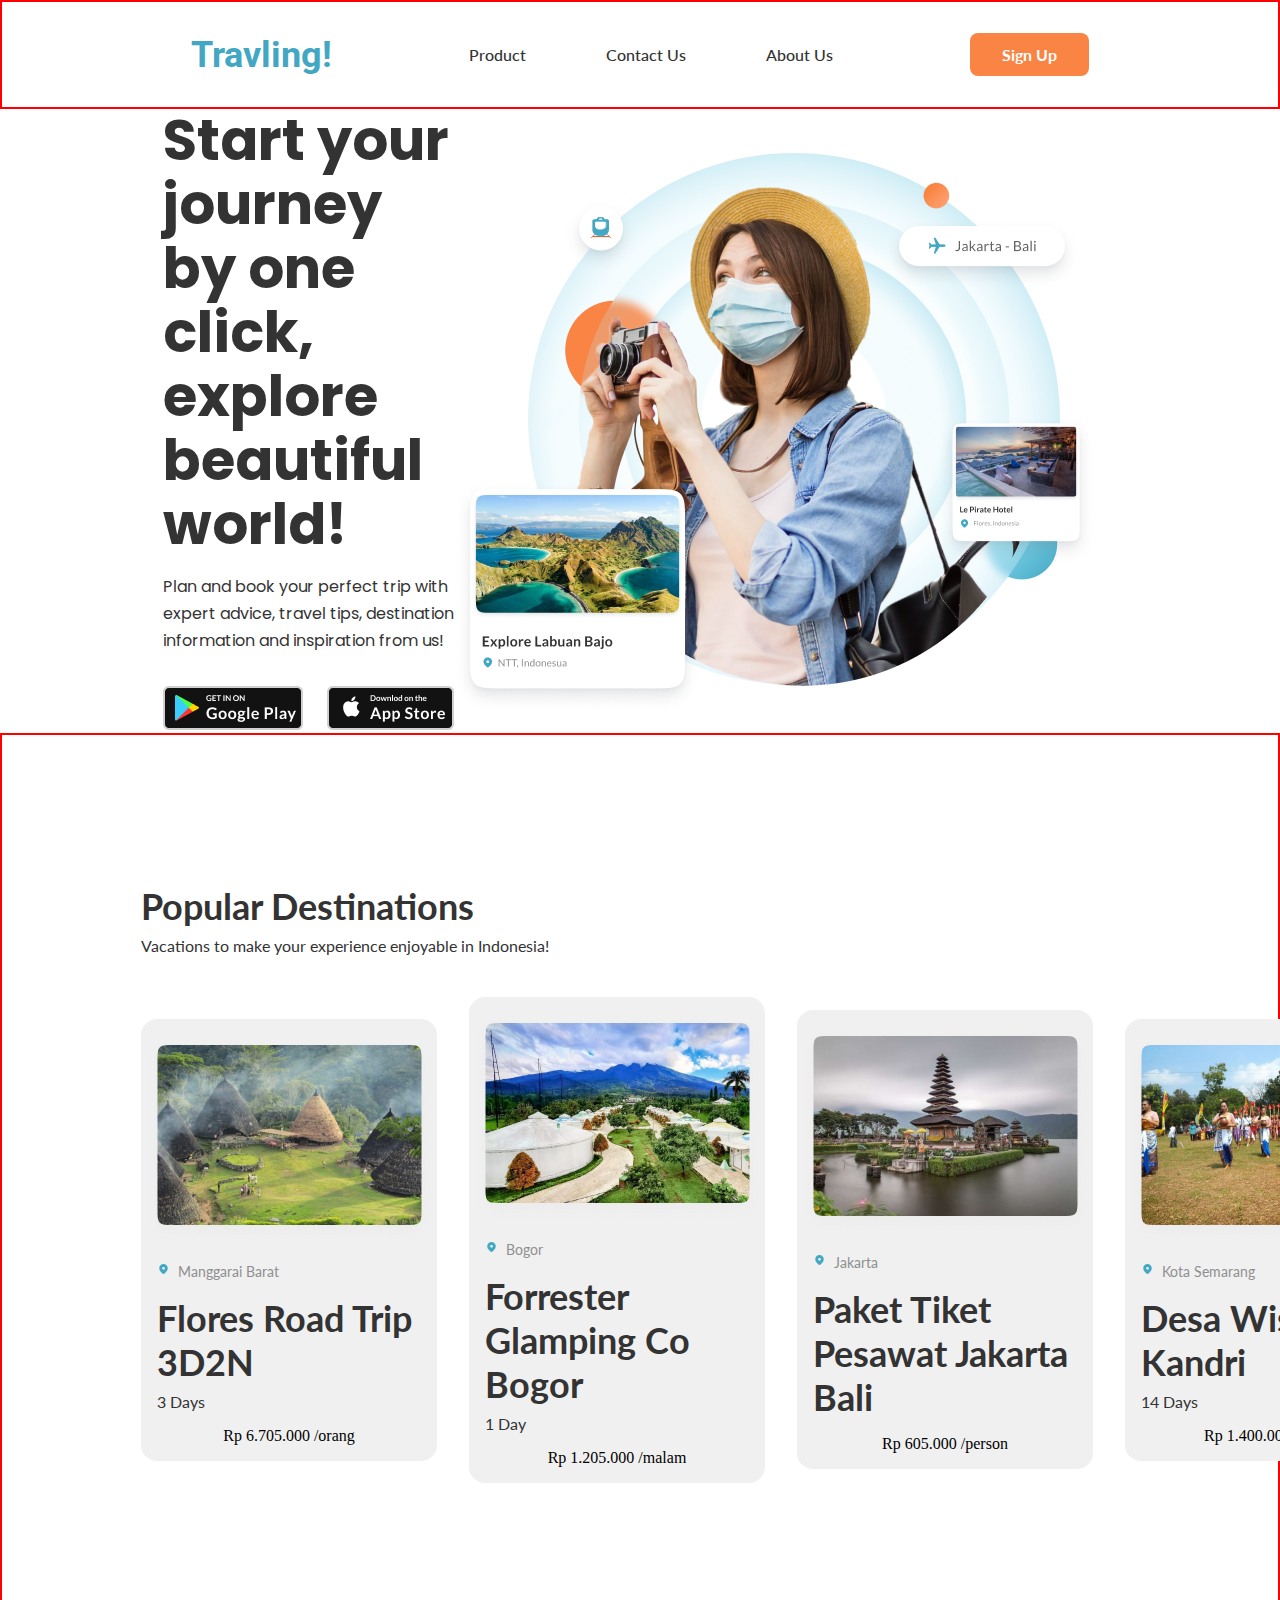
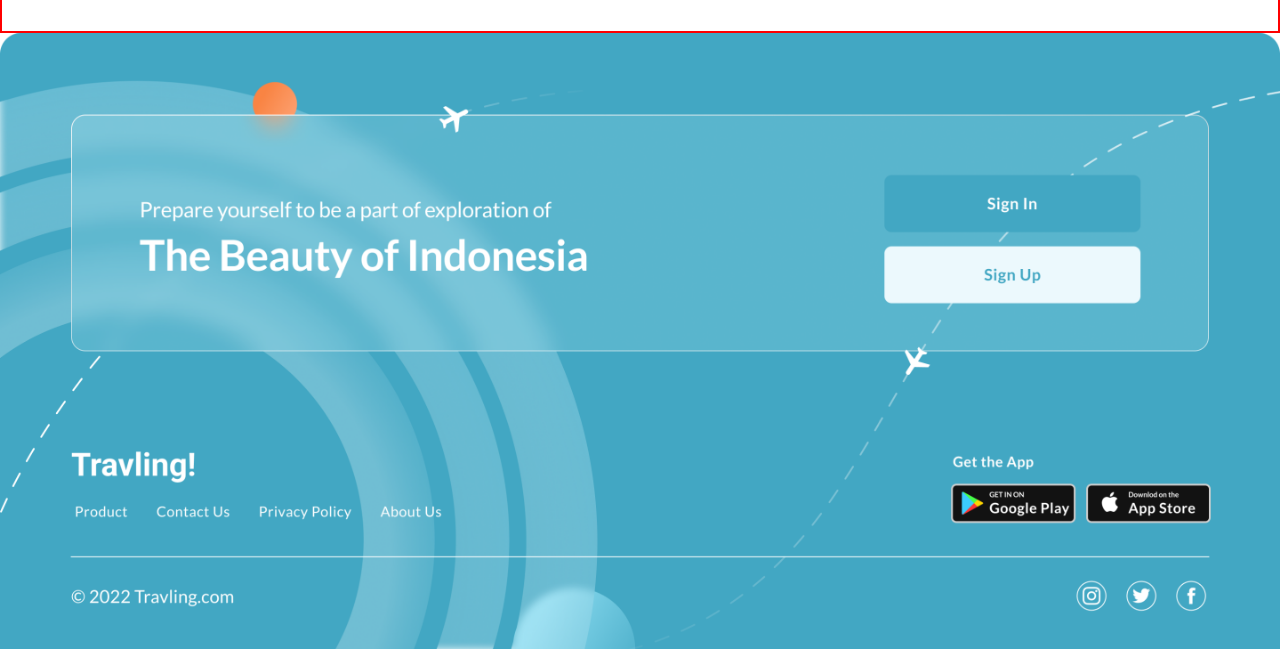
<file: projects/travling/index.html>
<!DOCTYPE html>
<html lang="en">
<head>
    <meta charset="UTF-8">
    <meta name="viewport" content="width=device-width, initial-scale=1.0">
    <title>Travling</title>
    <link rel="stylesheet" href="style.css">
</head>
<body>
    <header>
        <p class="travling-logo">Travling!</p>
        <nav>
            <a href="#">Product</a>
            <a href="#">Contact Us</a>
            <a href="#">About Us</a>
        </nav>
        <button class="sign-up-button">Sign Up</button>
    </header>
    <main>
        <div class="welcome-page">
            <div class="right-box">
                <div class="textbox">
                    <p class="heading-text">Start your journey by one click, explore beautiful world!</p>
                    <p class="paragraph-text">Plan and book your perfect trip with expert advice, travel tips, destination information and inspiration from us!</p>
                </div>
                <div class="downloads-buttons">
                    <button><img src="img/download.png" alt=""></button>
                    <button><img src="img/download (1).png" alt=""></button>
                </div>
            </div>
            <img src="img/illus.png" alt="">
        </div>
        <div class="destinations-page">
            <div class="textbox">
                <p class="heading-text">Popular Destinations</p>
                <p class="paragraph-text">Vacations to make your experience enjoyable in Indonesia!</p>
            </div>
            <div class="cardbox">
                <div class="card">
                    <img src="img/Rectangle 9.png" alt="">
                    <div class="place-info">
                        <img src="img/Location.svg" alt="">
                        <p>Manggarai Barat</p>
                    </div>
                    <div class="textbox">
                        <p class="heading-text">Flores Road Trip 3D2N</p>
                        <p class="paragraph-text">3 Days</p>
                    </div>
                    <p class="price">Rp 6.705.000 <span>/orang</span></p>
                </div>
                <div class="card">
                    <img src="img/Rectangle 10.png" alt="">
                    <div class="place-info">
                        <img src="img/Location.svg" alt="">
                        <p>Bogor</p>
                    </div>
                    <div class="textbox">
                        <p class="heading-text">Forrester Glamping Co Bogor</p>
                        <p class="paragraph-text">1 Day</p>
                    </div>
                    <p class="price">Rp 1.205.000 <span>/malam</span></p>
                </div>
                <div class="card">
                    <img src="img/Rectangle 11.png" alt="">
                    <div class="place-info">
                        <img src="img/Location.svg" alt="">
                        <p>Jakarta</p>
                    </div>
                    <div class="textbox">
                        <p class="heading-text">Paket Tiket Pesawat
                            Jakarta Bali</p>
                    </div>
                    <p class="price">Rp 605.000 <span>/person</span></p>
                </div>
                <div class="card">
                    <img src="img/Rectangle 12.png" alt="">
                    <div class="place-info">
                        <img src="img/Location.svg" alt="">
                        <p>Kota Semarang</p>
                    </div>
                    <div class="textbox">
                        <p class="heading-text">Desa Wisata Kandri</p>
                        <p class="paragraph-text">14 Days</p>
                    </div>
                    <p class="price">Rp 1.400.000 <span>/person</span></p>
                </div>
            </div>
        </div>
    </main>
    <footer>
        <img src="img/CTA + Footer.png" alt="">
    </footer>
</body>
</html>
</file>
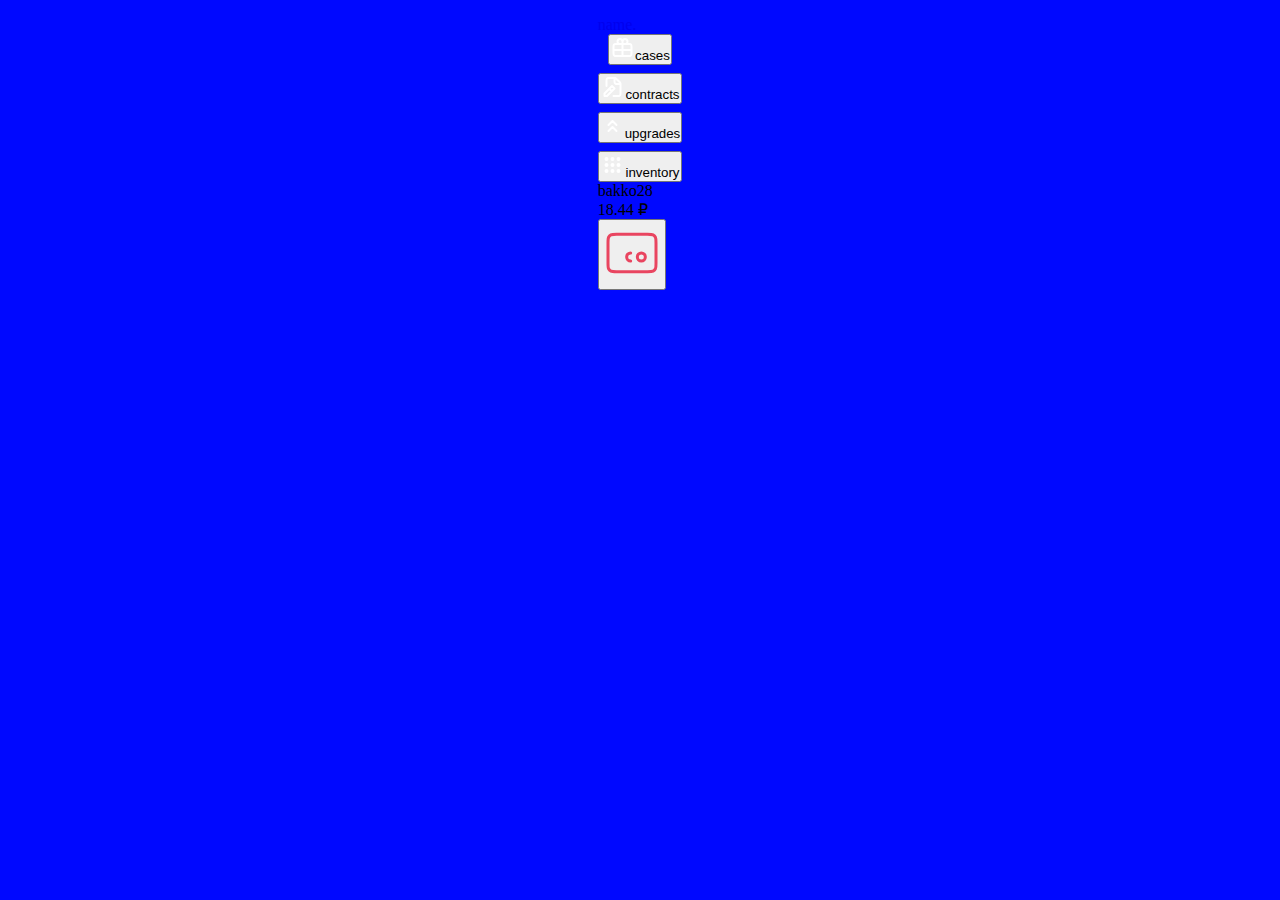
<file: pages/case.html>
<!DOCTYPE html>
<html lang="en">
<head>
    <meta charset="UTF-8">
    <meta name="viewport" content="width=device-width, initial-scale=1.0">
    <title>name.</title>
    <link rel="stylesheet" href="../style.css">
</head>
<body>
    <header>
        <a href="../index.html"><p class="logo-text">name.</p></a>
        <nav>
            <button class="active-btn"><img src="../img/svg/Gift.svg" alt="">cases</button>
            <button><img src="../img/svg/File_Edit.svg" alt="">contracts</button>
            <button><img src="../img/svg/Chevron_Up_Duo.svg" alt="">upgrades</button>
            <button><img src="../img/svg/More_Grid_Big.svg" alt="">inventory</button>
        </nav>
        <div class="userbox">
            <div class="user-info">
                <div class="avatar"></div>
                <div class="textbox">
                    <p class="username">bakko28</p>
                    <p class="balance">18.44 ₽</p>
                </div>
            </div>
            <button><img src="../img/svg/Credit_Card_02.svg" alt=""></button>
        </div>
    </header>
    <main>
        <div class="game-info-box">
            <div class="case-info">

            </div>
            <div class="case-inventory">
                
            </div>
        </div>
    </main>

    <script src="../components/open.js"></script>
</body>
</html>
</file>
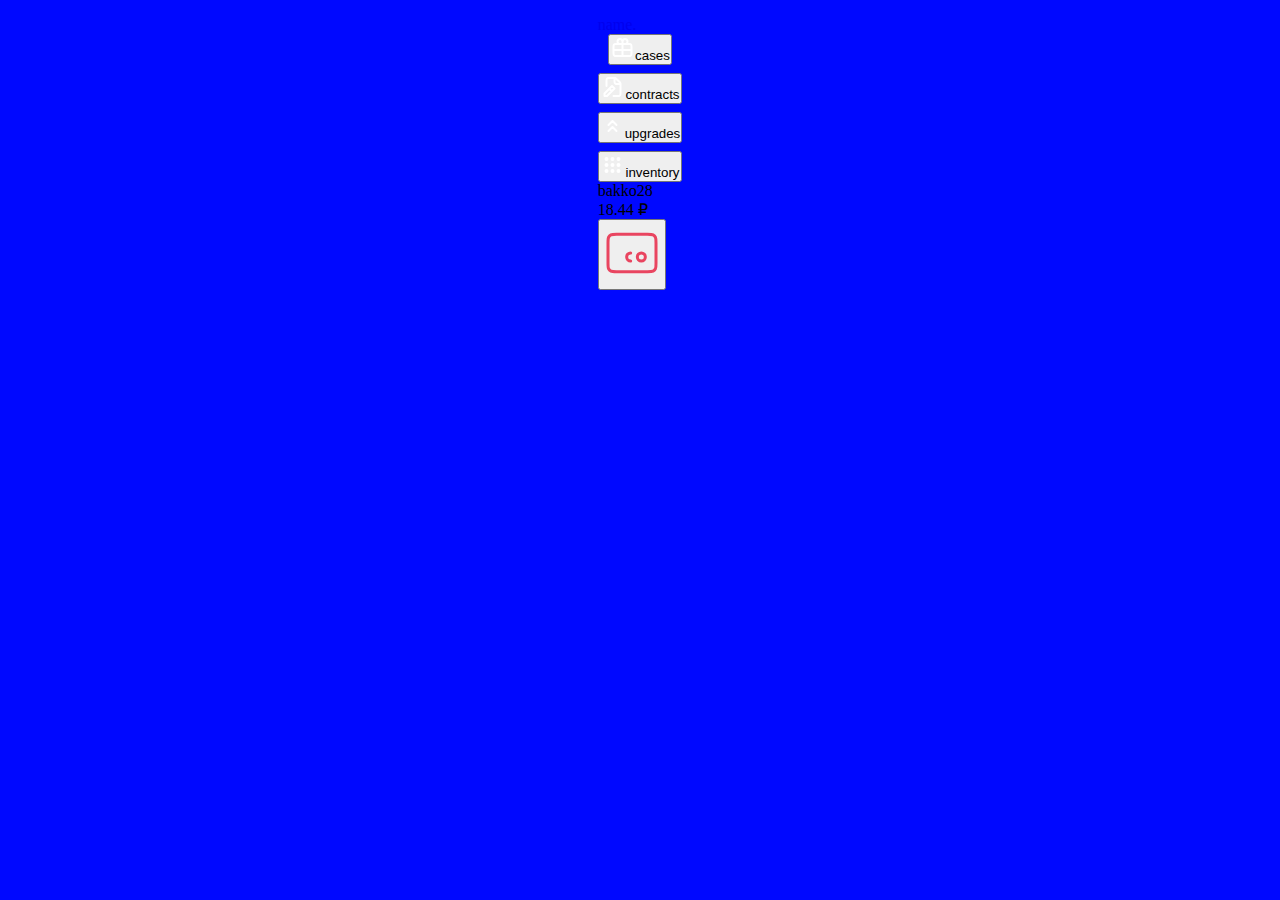
<file: pages/upgrades.html>
<!DOCTYPE html>
<html lang="en">
<head>
    <meta charset="UTF-8">
    <meta name="viewport" content="width=device-width, initial-scale=1.0">
    <title>name.</title>
    <link rel="stylesheet" href="../style.css">
</head>
<body>
    <header>
        <a href="../index.html"><p class="logo-text">name.</p></a>
        <nav>
            <button class="active-btn"><img src="../img/svg/Gift.svg" alt="">cases</button>
            <button><img src="../img/svg/File_Edit.svg" alt="">contracts</button>
            <button><img src="../img/svg/Chevron_Up_Duo.svg" alt="">upgrades</button>
            <button><img src="../img/svg/More_Grid_Big.svg" alt="">inventory</button>
        </nav>
        <div class="userbox">
            <div class="user-info">
                <div class="avatar"></div>
                <div class="textbox">
                    <p class="username">bakko28</p>
                    <p class="balance">18.44 ₽</p>
                </div>
            </div>
            <button><img src="../img/svg/Credit_Card_02.svg" alt=""></button>
        </div>
    </header>
    <main></main>
</body>
</html>
</file>
<file: style.css>
@import url('https://fonts.googleapis.com/css2?family=Poppins:ital,wght@0,100;0,200;0,300;0,400;0,500;0,600;0,700;0,800;0,900;1,100;1,200;1,300;1,400;1,500;1,600;1,700;1,800;1,900&display=swap');

@font-face {
    font-family: "Some_Times_Later";
    font-weight: 400;
    src: url(fonts/Some_Times_Later.otf);
}

* {
    margin: 0;
    padding: 0;
    box-sizing: border-box;
}

:root {
    --design-font: "Some_Times_Later";
    --grotesk-font: "Poppins", serif;
    --heading-text-color: #40F00F;
    --text-color: #FFA200;
    --secondary-color: #FFEA00;
}

body {
    overflow-x: hidden;
    background-color: #0008FF;
    display: flex;
    flex-direction: column;
    align-items: center;
    justify-content: center;
    width: 100%;
    height: auto;
    padding: 16px;
    gap: 32px;
}

body::-webkit-scrollbar {
    width: 12px;
}

body::-webkit-scrollbar-track {
    background: #0008FF;
}

body::-webkit-scrollbar-thumb {
    background-color: var(--secondary-color) ;
    border-radius: 20px;
    border: 2px solid #0008FF;
}

a {
    text-decoration: none;
    cursor: pointer;
}

.welcome-page {
    width: 100%;
    height: 100vh;
    display: flex;
    flex-direction: column;
    align-items: center;
    justify-content: center;
    gap: 24px;
}

.welcome-page .welcome-text {
    text-align: center;
    width: 49%;
    color: var(--text-color);
    font-family: var(--grotesk-font);
    font-size: 36px;
    line-height: 48px;
    font-weight: 500;
}

.about-me-page {
    width: 100%;
    height: 100vh;
    display: flex;
    align-items: center;
    justify-content: center;
    gap: 32px;
    padding: 16px;
}

.about-me-page .person-image {
    height: 90%;
}

.about-me-page .textbox {
    display: flex;
    flex-direction: column;
    align-items: center;
    justify-content: center;
    width: 100%;
    gap: 32px;
    padding: 16px;
}

.textbox .heading-text {
    width: 100%;
    text-align: start;
    font-family: var(--design-font);
    font-size: 96px;
    line-height: 96px;
    color: var(--heading-text-color);
}

.textbox .cardbox-layout {
    display: flex;
    flex-direction: column;
    align-items: center;
    justify-content: center;
    width: 100%;
    height: 100%;
    gap: 32px;
}

.cardbox-layout .cardbox {
    width: 100%;
    gap: 32px;
    padding: 0px 32px;
    display: flex;
    align-items: center;
    justify-content: start;
}

.cardbox-layout .cardbox.middle {
    justify-content: end;
}

.cardbox-layout .cardbox .card {
    width: 60%;
    display: flex;
    flex-direction: column;
    align-items: start;
    justify-content: center;
    padding: 0;
    position: relative;
}

.cardbox-layout .cardbox .card .heading-text {
    width: auto;
    position: absolute;
    right: 24px;
    top: -20px;
    font-size: 64px;
    line-height: 64px;
    color: var(--text-color);
}

.cardbox-layout .cardbox .card .paragraph-text {
    color: var(--text-color);
    font-family: var(--grotesk-font);
    font-size: 24px;
    background-color: #114E00;
    padding: 48px 36px 36px 36px;
    line-height: 36px;
}

.cardbox-layout .cardbox.middle .card .textbox {
    display: flex;
    flex-direction: column;
    align-items: start;
    justify-content: center;
    gap: 8px;
    padding: 32px 124px 16px 16px;
    background-color: #114E00;
}

.cardbox-layout .cardbox.down .card .heading-text {
    position: relative;
}

.cardbox-layout .cardbox.down .card .heading-text {
    position: absolute;
    left: 25px;
}

.cardbox-layout .cardbox.middle .card .heading-text {
    position: absolute;
    left: 24px;
    top: -35px;
}

.cardbox-layout .cardbox.middle .card .textbox .contact-info {
    display: flex;
    align-items: center;
    gap: 8px;
    justify-content: center;
}

.cardbox-layout .cardbox.middle .card .textbox .contact-info .line {
    height: 24px;
    width: 4px;
    background-color: var(--text-color);
}

.cardbox-layout .cardbox.middle .card .textbox .contact-info p {
    padding: 0;
    color: #fff;
    background-color: transparent;
}

.cardbox .card .russian-language, .cardbox .card .english-language{
    width: 100%;
    display: flex;
    gap: 16px;
    align-items: center;
    justify-content: center;
    background-color: #114E00;
    padding: 8px;
}

.cardbox .card .russian-language .block-box, .cardbox .card .english-language .block-box {
    display: flex;
    justify-content: end;
    align-items: center;
    gap: 4px;
    width: 100%;
}

.block {
    border-radius: 8px;
    width: 48px;
    height: 18px;
    background-color: #fff;
}

.block.active {
    background-color: var(--text-color);
}

.cardbox .card .russian-language {
    padding: 48px 48px 8px 16px;
}

.cardbox .card .english-language {
    padding: 8px 48px 36px 16px;
}
.cardbox .card .russian-language .paragraph-text, .cardbox .card  .english-language .paragraph-text{
    padding: 0px;
}

nav {
    position: relative;
    display: flex;
    flex-direction: column;
    align-items: center;
    justify-content: center;
    height: 100%;
    gap: 8px;
}

nav p {
    font-family: var(--design-font);
    font-weight: 400;
    font-size: 36px;
    line-height: 36px   ;
    color: var(--secondary-color);
}

nav .line {
    border-radius: 16px;
    width: 12px;
    height: 100%;
    background-color: #727272;
}

nav .line.active {
    height: 180px;
    background-color: var(--secondary-color);
}

.skills-box {
    display: flex;
    flex-direction: column;
    align-items: center;
    justify-content: center;
    padding: 16px 16px 16px 24px;
    gap: 16px;
    border-radius: 64px;
    width: 100%;
    border: 6px var(--heading-text-color) solid;
}

.skills-box .heading-text {
    font-size: 96px;
    line-height: 96px;
    font-family: var(--design-font);
    color: var(--heading-text-color);
}

.skills-box .skills-list {
    display: flex;
    align-items: center;
    justify-content: center;
    padding: 8px;
    width: 100%;
    gap: 48px;
}

.projects-page {
    display: flex;
    align-items: center;
    justify-content: center;
    padding: 16px;
    gap: 32px;
    width: 100%;
    height: 100vh;
}

.projects-page .content {
    display: flex;
    align-items: center;
    justify-content: center;
    gap: 16px;
    padding: 16px;
    width: 100%;
    height: 100%;
}

.projects-page .content .left-box, .projects-page .content .right-box {
    gap: 16px;
    display: flex;
    flex-direction: column;
    width: 100%;
    height: 100%;
}

.projects-page .content .cardbox {
    width: 100%;
    height: 100%;
    border-radius: 32px;
    border: 6px var(--heading-text-color) solid;
}

.projects-page .content .right-box .heading-text {
    width: 100%;
    text-align: end;
    font-family: var(--design-font);
    color: var(--heading-text-color);
    font-size: 92px;
    font-weight: 400;
    line-height: 92px;
}

.projects-page .content .left-box .archive-project-box {
    display: flex;
    flex-direction: column;
    align-items: start;
    justify-content: center;
    width: 80%;
    gap: 32px;
    position: relative;
}

.projects-page .content .left-box .archive-project-box p {
    font-family: var(--grotesk-font);
    color: #fff;
    font-size: 48px;
    font-weight: 500;
}

.projects-page .content .left-box .archive-project-box p span {
    font-family: var(--design-font);
    color: var(--text-color);
    font-size: 64px;
    font-weight: 400;
}

.projects-page .content .left-box .archive-project-box button {
    cursor: pointer;
    display: flex;
    gap: 12px;
    font-weight: 600;
    font-size: 36px;
    font-family: var(--grotesk-font);
    color: #114E00;
    background-color: #FFA200;
    border: none;
    border-radius: 32px;
    align-items: center;
    justify-content: center;
    width: 84%;
    padding: 24px 0px;
}

.projects-page .content .left-box .archive-project-box .line-vector3 {
    position: absolute;
    right: 20px;
}

.all-projects-page {
    display: flex;
    align-items: center;
    justify-content: center;
    width: 100%;
    height: 100vh;
    gap: 32px;
    padding: 16px;
}

.all-projects-page .content {
    gap: 16px;
    padding: 16px;
    display: flex;
    flex-direction: column;
    align-items: start;
    justify-content: center;
    width: 100%;
    height: 100%;
}

.all-projects-page .content .textbox {
    width: 50%;
    gap: 24px;
    height: 10%;
    display: flex;
    align-items: end;
    justify-content: center;
    position: relative;
}

.all-projects-page .content .textbox img{
    position: absolute;
    bottom: -30px;
    right: 140px;
}

.all-projects-page .content .textbox .heading-text {
    width: auto;
    line-height: 48px;
}

.all-projects-page .content .textbox .paragraph-text {
    width: auto;
    font-family: var(--grotesk-font);
    color: var(--text-color);
    font-weight: 500;
    font-size: 24px;
}

.all-projects-page .content .cardbox {
    display: grid;
    gap: 16px;
    padding: 16px;
    align-items: start;
    justify-content: start;
    grid-template-columns: repeat(4, 416px);
    width: 100%;
    height: 100%;
}

.all-projects-page .content .cardbox .card {
    position: relative;
    overflow: hidden;
    border-radius: 32px;
    display: flex;
    align-items: end;
    justify-content: center;
    background-size: cover;
    width: 416px;
    height: 234px;
}

.all-projects-page .content .cardbox .card .textbox {
    backdrop-filter: blur(4px);
    display: flex;
    flex-direction: column;
    align-items: end;
    justify-content: center;
    gap: 4px;
    padding: 8px 16px;
    width: 100%;
    height: auto;
    background-color: rgba(0, 0, 0, 0.6);
    font-family: var(--grotesk-font);
}

.all-projects-page .content .cardbox .card .textbox .card-name {
    color: #fff;
    font-weight: 700;
    font-size: 36px;
    line-height: 36px;
}

.all-projects-page .content .cardbox .card .textbox .card-info {
    color: #727272;
    font-weight: 500;
    font-size: 18px;
    line-height: 18px;
}
</file>
<file: archive/style.css>
@font-face {
    font-family: StyreneAWeb;
    font-weight: 600;
    src: url(fonts/StyreneAWeb-Black.ttf);
}

@font-face {
    font-family: StyreneAWeb;
    font-weight: 500;
    src:url(fonts/StyreneAWeb-Medium.ttf);
}

@font-face {
    font-family: StyreneAWeb;
    font-weight: 400;
    src: url(fonts/StyreneAWeb-Regular.ttf);
}

* {
    margin: 0;
    padding: 0;
    box-sizing: border-box;
}

button {
    cursor: pointer;
}

a {
    text-decoration: none;
}

body {
    overflow-x: hidden;
    overflow-y: scroll;
    padding: 8px;
    display: flex;
    flex-direction: column;
    background-color: #1A1A2E;
    align-items: center;
    height: auto;
    width: 100vw;
    justify-content: center;
    font-family: StyreneAWeb;
}

::-webkit-scrollbar {
    width: 12px;
    height: 12px;
}

::-webkit-scrollbar-track {
    background: #1A1A2E;
    border-radius: 10px;
}

::-webkit-scrollbar-thumb {
    background: #16213E;
    border-radius: 10px;
    border: 3px solid #16213E;
}

::-webkit-scrollbar-thumb:hover {
    background: #727272;
}

::-webkit-scrollbar-horizontal {
    height: 10px;
}

::-webkit-scrollbar-vertical {
    width: 10px;
}

header {
    padding: 8px;
    display: flex;
    align-items: center;
    justify-content: space-between;
    width: 100%;
}

header .logo-text {
    cursor: pointer;
    font-size: 64px;
    font-weight: 600;
    line-height: 64px;
    color: #E94560;
}

header .userbox {
    gap: 16px;
    display: flex;
    align-items: center;
    justify-content: center;
}

header .userbox .user-info {
    gap: 8px;
    display: flex;
    align-items: center;
    justify-content: center;
}

header .userbox .user-info .textbox {
    display: flex;
    flex-direction: column;
    align-items: start;
    justify-content: center;
    color: #fff;
    font-weight: 500;
    font-size: 16px;
    line-height: 16px;
}

header .userbox .user-info .textbox .balance {
    color: #E94560;
    font-weight: 400;
    font-size: 14px;
    line-height: 14px;
}

header .userbox .user-info .avatar {
    background-color: #fff;
    width: 64px;
    height: 64px;
    border-radius: 16px;
}

header .userbox button {
    cursor: pointer;
    background-color: transparent;
    border: none;
    outline: none;
}

header nav {
    display: flex;
    gap: 8px;
    align-items: center;
    justify-content: center;
}

header nav button {
    cursor: pointer;
    padding: 24px 19px;
    border: 2px #E94560 solid;
    border-radius: 16px;
    display: flex;
    align-items: center;
    justify-content: center;
    font-family: StyreneAWeb;
    color: #fff;
    background-color: transparent;
    outline: none;
    font-size: 26px;
    line-height: 26px;
    font-weight: 500;
    gap: 8px;
    transition: 0.3s background-color ease-in-out;
}

header nav button:hover {
    transition: 0.3s background-color ease-in-out;
    background-color: #E94560;
}

header nav .active-btn {
    background-color: #E94560;
}

main {
    gap: 8px;
    width: 100%;
    height: 100%;
    display: flex;
    padding: 8px;
}

main .game-info-box {
    padding: 8px;
    display: flex;
    flex-direction: column;
    justify-content: center;
    align-items: center;
    gap: 16px;
    width: 100%;
    height: 100%;
}

main .inventory-box {
    padding: 8px;
    display: flex;
    flex-direction: column;
    justify-content: center;
    align-items: center;
    gap: 16px;
    width: 100%;
    height: 100%;
}

main .card {
    cursor: pointer;
    padding: 8px;
    width: 270px;
    display: flex;
    gap: 8px;
    flex-direction: column;
    align-items: center;
    justify-content: center;
}

main .card .textbox {
    display: flex;
    flex-direction: column;
    gap: 2px;
    width: 100%;
}

main .card .textbox .case-name {
    font-size: 24px;
    line-height: 26px;
    font-weight: 500;
    color: #fff;
}

main .card .textbox .count {
    color: #727272 ;
    font-weight: 400;
    font-size: 18px;
    line-height: 18px;
}

main .card button, main .card-case button {
    align-items: center;
    justify-content: center;
    width: 100%;
    background-color: transparent;
    border: 2px #E94560 solid;
    color: #fff;
    font-size: 26px;
    line-height: 26px;
    font-weight: 600;
    display: flex;
    gap: 8px;
    border-radius: 16px;
    padding: 19px 24px;
    transition: 0.3s background-color ease-in-out;
}

main .card button:hover, main .card-case button:hover {
    background-color: #E94560;
    transition: 0.3s background-color ease-in-out;
}

main .card-case button {
    width: 300px;
}

main .cardbox {
    display: grid;
    grid-template-columns: repeat(5, 1fr);
    gap: 16px;
    justify-content: center;
    justify-items: center;
    align-items: center;
    align-content: center;
}

.case-name {
    font-size: 36px;
    line-height: 36px;
    font-weight: 500;
    color: #fff;
}

main .card-case {
    gap: 16px;
    display: flex;
    flex-direction: column;
    align-items: center;
    justify-content: center;
}

main .case-info {
    width: 100%;
    display: flex;
    align-items: center;
    justify-content: center;
}

main .case-inventory {
    padding: 16px;
    display: grid;
    grid-template-columns: repeat(7, 0.1fr);
    gap: 8px;
    justify-content: center;
    justify-items: center;
    align-items: center;
    align-content: center;
    width: 100%;
    height: 100%;
}

main .case-inventory .card, main .inventory-box .card {
    color: #fff;
    overflow: hidden;
    position: relative;
    padding: 8px;
    border-radius: 12px;
    display: flex;
    gap: 8px;
    flex-direction: column;
    align-items: start;
    justify-content: center;
    width: 220px;
    height: 320px;
    background-color: #16213E;
}

.winner-card {
    color: #fff;
    overflow: hidden;
    position: relative;
    padding: 8px;
    border-radius: 12px;
    display: flex;
    gap: 8px;
    flex-direction: column;
    align-items: start;
    justify-content: center;
    width: 220px;
    height: 400px;
    background-color: #16213E;
}

main .case-inventory .card img, .winner-card img, main .inventory-box .card img {
    z-index: 2;
    width: 200px;
    height: 200px;
}

main .case-inventory .card .radial, .winner-card .radial, main .inventory-box .card .radial {
    z-index: 1;
    top: -10px;
    right: -10px;
    position: absolute;
    width: 150px;
    height: 150px;
    filter: blur(80px);
}

main .case-inventory .card .line, .winner-card .line, main .inventory-box .line {
    border-radius: 8px;
    width: 100%;
    height: 6px;
}

main .case-inventory .card .price-weapon, .winner-card .price-weapon, main .inventory-box .card .price-weapon {
    font-weight: 500;
    font-size: 24px;
    line-height: 24px;
    padding: 2px 8px;
    border: 2px #fff solid;
    border-radius: 8px;
}

main .case-inventory .card .textbox, .winner-card .textbox, main .inventory-box .card .textbox {
    display: flex;
    flex-direction: column;
    align-items: start;
    justify-content: center;
    gap: 2px;
}

main .case-inventory .card .textbox .weapon, .winner-card .textbox .weapon, main .inventory-box .card .textbox .weapon {
    font-size: 18px;
    line-height: 18px;
    font-weight: 500;
}

main .case-inventory .card .textbox .item-name, .winner-card .item-name, main .inventory-box .card .textbox .item-name {
    font-size: 16px;
    line-height: 16px;
    font-weight: 400;
}

.button-box {
    display: flex;
    gap: 4px;
    align-items: center;
    justify-content: center;
    flex-direction: column;
    width: 100%;
}

.button-box button {
    padding: 8px;
    width: 100%;
    font-size: 18px;
    line-height: 18px;
    color: #fff;
    border: 2px #E94560 solid;
    border-radius: 8px;
    background-color: transparent;
    outline: none;
    transition: 0.3s background-color ease-in-out;
}

.button-box button:hover {
    background-color: #E94560;
    transition: 0.3s background-color ease-in-out;
}

.case-info {
    position: relative;
    overflow: hidden;
    border: 2px green solid;
    padding: 8px;
}

.open-case-box {
    position: relative;
    gap: 8px;
    /* overflow: hidden; */
    display: flex;
    align-items: center;
    justify-content: start;
    width: 100%;
    animation: roll 10s forwards ;
    animation-delay: 0s; /* Задержка перед началом анимации */
    animation-timing-function: ease-out; /* Плавность анимации */
}

.winner-item {
    display: flex;
    justify-content: center;
    position: absolute;
    width: 100px;
    height: 158px;
}

.winner-item::before {
    content: '';
    position: absolute;
    border: 20px solid transparent; 
    border-top: 20px solid green;
}

@keyframes roll {
    0% {
        left: -100px;
    }

    100% {
        left: -10400px;
    }
}
</file>
<file: projects/greek-mythology/style.css>
@import url('https://fonts.googleapis.com/css2?family=Berkshire+Swash&display=swap');
@import url('https://fonts.googleapis.com/css2?family=Poppins:ital,wght@0,100;0,200;0,300;0,400;0,500;0,600;0,700;0,800;0,900;1,100;1,200;1,300;1,400;1,500;1,600;1,700;1,800;1,900&display=swap');

* {
    margin: 0;
    padding: 0;
    box-sizing: border-box;
}

:root {
    --heading-text: "Berkshire Swash", serif;
    --paragraph-text: "Poppins", sans-serif;
    --main-color: #3F1A08;
    --secondary-color: #FCE1AB;
    --three-color: #1E8B97;
    --text-color: #0e0e0e;
}

body {
    padding: 8px;
    background-color: #F6F1EB;
    display: flex;
    gap: 240px;
    flex-direction: column;
    align-items: center;
    justify-content: center;
    width: 99.5vw;
    height: auto;
    overflow-x: hidden;
}

body::-webkit-scrollbar {
    width: 12px;
}

body::-webkit-scrollbar-track {
    background: #F6F1EB;
}

body::-webkit-scrollbar-thumb {
    background-color: #3F1A08 ;
    border-radius: 20px;
    border: 2px solid #F6F1EB;
}

.start-section {
    display: flex;
    align-items: start;
    justify-content: center;
    z-index: 1;
    position: relative;
    width: 100%;
    height: 100vh;
}

.start-section .background {
    /* display: none; */
    z-index: -1;
    position: absolute;
    top: -130px;
    left: -200px;
}

.start-section .person-image-first {
    /* display: none; */
    position: relative;
    width: 800px;
}

.start-section .textbox {
    position: relative;
    left: -80px;
    top: 80px;
}

.start-section .textbox .heading-text {
    font-family: var(--heading-text);
    color: var(--main-color);
    font-size: 210px;
    line-height: 260px;
}

.start-section .textbox .paragraph-text {
    color: var(--text-color);
    font-family: var(--paragraph-text);
    text-transform: uppercase;
    font-weight: 600;
    font-size: 64px;
}

.welcome-section {
    display: flex;
    align-items: center;
    justify-content: center;
    position: relative;
    width: 100%;
    height: 100vh;
}

.welcome-section .background {
    z-index: -1;
    position: absolute;
    transform: rotate(180deg);
}

.welcome-section .textbox {
    gap: 40px;
    display: flex;
    flex-direction: column;
    align-items: center;
    justify-content: center;
}

.welcome-section .textbox .heading-text {
    color: var(--main-color);
    font-family: var(--heading-text);
    font-size: 128px;
}

.welcome-section .textbox .paragraph-text {
    text-align: center;
    width: 60%;
    color: var(--text-color);
    font-family: var(--paragraph-text);
    font-weight: 400;
    font-size: 32px;
    line-height: 48px;
}

.contents-section {
    width: 100%;
    height: 100vh;
    display: flex;
    align-items: center;
    justify-content: center;
}

.contents-section .background {
    z-index: -1;
    position: absolute;
}

.contents-section .person-image-second {
    width: 500px;
}

.contents-section .textbox {
    display: flex;
    flex-direction: column;
    align-items: center;
    justify-content: center;
    gap: 56px;
    width: 100%;
}

.contents-section .textbox .heading-text {
    font-family: var(--heading-text);
    color: var(--main-color);
    font-size: 96px;
}

.contents-section .textbox .list {
    display: grid;
    grid-template-columns: repeat(2, 1fr);
    gap: 86px 12px;
}

.contents-section .textbox .list-card {
    display: flex;
    align-items: center;
    justify-content: center;
    gap: 16px;
    padding: 8px;
}

.contents-section .textbox .list-card .card-number {
    font-family: var(--heading-text);
    color: #fff;
    font-size: 48px;
    display: flex;
    align-items: center;
    justify-content: center;
    border-radius: 128px;
    width: 168px;
    height: 128px;
}

#card1 .card-number, #card4 .card-number, #card5 .card-number{
    background-color: var(--three-color);
}

#card2 .card-number, #card3 .card-number, #card6 .card-number{
    background-color: #77441D;
}

.contents-section .textbox .list-card .textbox {
    display: flex;
    align-items: start;
    gap: 8px;
}

.contents-section .textbox .list-card .textbox .heading-text {
    color: var(--text-color);
    font-size: 48px;
}

.contents-section .textbox .list-card .textbox .paragraph-text {
    color: var(--text-color);
    font-family: var(--paragraph-text);
    font-weight: 400;
    font-size: 32px;
    line-height: 48px;
}

.realm-section {
    display: flex;
    flex-direction: column;
    align-items: center;
    justify-content: center;
    width: 100%;
    gap: 56px;
    height: 100vh;
}

.realm-section .background {
    z-index: -1;
    position: absolute;
}

.realm-section .heading-text {
    font-family: var(--heading-text);
    color: var(--main-color);
    font-size: 80px;
}

.realm-section .paragraph-box {
    display: flex;
    align-items: start;
    justify-content: center;
    gap: 80px;
    width: 100%;
}

.realm-section .paragraph-box .paragraph-text {
    width: 37%;
    font-size: 32px;
    font-family: var(--paragraph-text);
    color: var(--text-color);
}

.sightings-section {
    display: flex;
    align-items: center;
    justify-content: center;
    width: 100%;
    position: relative;
    overflow: hidden;
    gap: 108px;
    height: 100vh;
}

.sightings-section .background {
    position: absolute;
    z-index: -1;
    transform: rotate(180deg);
}

.sightings-section .picture-image {
    position: relative;
}

.sightings-section .cardbox {
    display: flex;
    gap: 59px;
    flex-direction: column;
    align-items: center;
    justify-content: center;
}

.sightings-section .cardbox .card {
    gap: 32px;
    display: flex;
    align-items: center;
    justify-content: center;
}

.sightings-section .cardbox .card .textbox {
    display: flex;
    flex-direction: column;
    gap: 16px;
}

.sightings-section .cardbox .card .textbox .heading-text {
    font-family: var(--heading-text);
    font-size: 48px;
    color: var(--text-color);
}

.sightings-section .cardbox .card .textbox .paragraph-text {
    font-family: var(--paragraph-text);
    font-size: 32px;
    width: 83%;
    color: var(--text-color);
}

.card-section {
    width: 100%;
    height: 100vh;
    display: flex;
    align-items: center;
    justify-content: center;
}

.card-section .background {
    position: absolute;
    z-index: -1;
}

.card-section .card {
    gap: 48px;
    display: flex;
    flex-direction: column;
    align-items: center;
    justify-content: center;
}

.card-section .card .heading-text {
    font-family: var(--heading-text);
    color: var(--text-color);
    font-size: 48px;
    line-height: 60px;
}

.card-section .card .paragraph-text {
    text-align: center;
    width: 65%;
    font-family: var(--paragraph-text);
    color: var(--text-color);
    font-size: 32px;
    line-height: 48px;
}

.king-section {
    display: flex;
    align-items: center;
    justify-content: center;
    width: 100%;
    gap: 49px;
    height: 100vh;
}

.king-section .background {
    position: absolute;
    z-index: -1;
}

.king-section .textbox-left, .king-section .textbox-right {
    display: flex;
    flex-direction: column;
    align-items: start;
    justify-content: start;
    gap: 24px;
    height: 80%;
    width: 18%;
}

.king-section .textbox-right {
    justify-content: end;
}

.king-section .textbox-left .heading-text, .king-section .textbox-right .heading-text {
    font-family: var(--heading-text);
    color: var(--text-color);
    font-size: 48px;
    line-height: 60px;
}

.king-section .textbox-left .paragraph-text, .king-section .textbox-right .paragraph-text {
    font-family: var(--paragraph-text);
    color: var(--text-color);
    font-size: 32px;
    line-height: 48px;
}

.back-link {
    top: 16px;
    left: 16px;
    z-index: 999;
    position: fixed;
    width: 48px;
    height: 48px;
}

.count-section {
    display: flex;
    flex-direction: column;
    align-items: center;
    justify-content: center;
    width: 100%;
    height: 100vh;
}

.count-section .background {
    position: absolute;
    z-index: -1;
    transform: rotate(180deg);
}

.count-section .textbox {
    display: flex;
    flex-direction: column;
    align-items: center;
    justify-content: center;
    gap: 16px;
}

.count-section .textbox .heading-text {
    color: var(--main-color);
    font-family: var(--heading-text);
    font-size: 240px;
    line-height: 280px;
}

.count-section .textbox .head-paragraph-text {
    font-family: var(--paragraph-text);
    color: var(--text-color);
    font-size: 64px;
    text-transform: uppercase;
    font-weight: 600;
}

.count-section .paragraph-text {
    font-size: 28px;
    line-height: 36px;
    font-family: var(--paragraph-text);
    color: var(--text-color);
    text-align: center;
    width: 37%;
}

.last-section {
    gap: 41px;
    display: flex;
    align-items: center;
    justify-content: center;
    width: 100%;
    height: 100vh;
}

.last-section .background {
    position: absolute;
    z-index: -1;
}

.last-section .textbox {
    display: flex;
    flex-direction: column;
    justify-content: center;
    align-items: start;
    gap: 90px;
    width: 40.09%;
}

.last-section .textbox .heading-text {
    font-family: var(--heading-text);
    color: var(--main-color);
    font-size: 80px;
    line-height: 94px;
}

.last-section .textbox .paragraph-text {
    font-family: var(--paragraph-text);
    color: var(--text-color);
    font-size: 32px;
    line-height: 48px;
}
</file>
<file: projects/nfts/style.css>
@import url('https://fonts.googleapis.com/css2?family=DM+Sans:ital,opsz,wght@0,9..40,100..1000;1,9..40,100..1000&family=Zen+Dots&display=swap');

* {
    margin: 0;
    padding: 0;
    box-sizing: border-box;
}

:root {
    --main-color: #FDEB71;
    --background-color: #000000;
    --secondary-color: #74FDFD;
    --text-color: #ffffff;
    --heading-text: "Zen Dots", sans-serif;
    --paragraph-text: "DM Sans", sans-serif;
}

body {
    display: flex;
    flex-direction: column;
    align-items: center;
    justify-content: center;
    padding: 8px;
    gap: 16px;
    /* width: 100%; */
    height: auto;
    background-color: var(--background-color);
    font-size: 16px;
    overflow-x: hidden;
}

body::-webkit-scrollbar {
    width: 12px;
}

body::-webkit-scrollbar-track {
    background: var(--background-color);
}

body::-webkit-scrollbar-thumb {
    background-color: var(--secondary-color) ;
    border-radius: 20px;
    border: 2px solid var(--background-color);
}

.back-link {
    color: #ffffff;
    top: 16px;
    left: 16px;
    z-index: 999;
    position: fixed;
    width: 48px;
    height: 48px;
}

.start-section {
    display: flex;
    gap: 18px;
    position: relative;
    overflow: hidden;
    align-items: center;
    justify-content: center;
    height: 100vh;
    width: 100%;
}

.start-section .background {
    position: absolute;
    z-index: -1;
    right: -150px;
}

.start-section .textbox {
    display: flex;
    flex-direction: column;
    align-items: start;
}

.start-section .person-image {
    width: 50%;
}

.start-section .textbox .heading-text {
    font-family: var(--heading-text);
    font-size: clamp(7rem, 15rem, 24rem);
    color: var(--main-color);
}

.start-section .textbox .paragraph-text {
    width: 70%;
    font-family: var(--paragraph-text);
    font-size: clamp(2rem, 4rem, 6rem);
    color: var(--secondary-color);
    font-weight: 700;
}

.welcome-section {
    width: 100%;
    height: 100vh;
    position: relative;
    overflow: hidden;
    display: flex;
    align-items: end;
    padding: 16px;
    justify-content: space-between;
    flex-direction: column;
}

.welcome-section .background-left {
    position: absolute;
    z-index: -1;
    left: 0px;
}

.welcome-section .background-right {
    position: absolute;
    z-index: -1;
    right: 0px;
}

.welcome-section .heading-text {
    width: 100%;
    display: flex;
    align-items: start;
    justify-content: start;
    font-family: var(--heading-text);
    color: var(--main-color);
    font-size: clamp(3rem, 7rem, 12rem);
}

.welcome-section .paragraph-text {
    text-align: end;
    width: 37%;
    display: flex;
    align-items: end;
    justify-content: center;
    font-family: var(--paragraph-text);
    color: var(--text-color);
    font-size: clamp(0.5rem, 2rem, 3rem);
}

.table-section {
    position: relative;
    overflow: hidden;
    display: flex;
    align-items: center;
    justify-content: center;
    width: 100%;
    height: 100vh;
}

.table-section .background {
    position: absolute;
    right: 0px;
    z-index: -1;
}

.table-section .textbox-left, .textbox-right {
    display: flex;
    flex-direction: column;
    align-items: end;
    justify-content: center;
    color: var(--text-color);
    gap: 108px;
}

.table-section .textbox-right {
    align-items: start;
}  

.table-section .textbox-left .card, .textbox-right .card {
    display: flex;
    gap: 16px;
    align-items: center;
}

.textbox-right .card {
    flex-direction: row-reverse;
}

.table-section .textbox-left .card .textbox, .textbox-right .card .textbox {
    display: flex;
    flex-direction: column;
    gap: 8px;
    align-items: end;
}

.textbox-right .card .textbox {
    align-items: start;
}

.table-section .textbox-left .card .heading-text, .textbox-right .card .heading-text {
    text-align: end;
    font-size: clamp(1rem, 2rem, 4rem);
    font-family: var(--heading-text);
}

.table-section .textbox-left .card .number, .textbox-right .card .number {
    display: flex;
    align-items: center;
    justify-content: center;
    border-radius: 50%;
    width: 128px;
    height: 128px;
    font-size: clamp(1rem, 2rem, 4rem);
    color: var(--secondary-color);
    border: 3px var(--secondary-color) solid;
    font-family: var(--heading-text);
}

.table-section .textbox-left .card .paragraph-text, .textbox-right .card .paragraph-text {
    font-family: var(--paragraph-text);
    font-size: clamp(0.5rem, 1.4rem, 3rem);
}

.extraordinary-section {
    display: flex;
    position: relative;
    flex-direction: column;
    align-items: center;
    justify-content: center;
    width: 100%;
    height: 100vh;
}

.extraordinary-section .background-left {
    position: absolute;
    z-index: -1;
    left: 0;
    top: 0;
}

.extraordinary-section .background-right {
    position: absolute;
    z-index: -1;
    right: 0;
    bottom: 0;
}

.extraordinary-section .textbox {
    width: 80%;
    display: flex;
    flex-direction: column;
    align-items: start;
    gap: 60px;
    justify-content: center;
}

.extraordinary-section .heading-text {
    font-family: var(--heading-text);
    color: var(--main-color);
    font-size: clamp(3rem, 5rem, 7rem);
}

.extraordinary-section .paragraph-box {
    position: relative;
    gap: 80px;
    display: flex;
    /* border: 2px green solid; */
    color: var(--text-color);
}

.extraordinary-section .paragraph-box .paragraph-text {
    width: 44%;
    font-family: var(--paragraph-text);
    text-align: start;
    font-size: clamp(1rem, 2rem, 3rem);
}

.vectors-section {
    overflow: hidden;
    position: relative;
    display: flex;
    flex-direction: column;
    align-items: center;
    justify-content: start;
    gap: 94px;
    width: 100%;
    height: 100vh;
}

.vectors-section .background {
    position: absolute;
    z-index: -1;
    left: 0px;
}

.vectors-section .image {
    width: 100%;
    height: 60%;
}

.vectors-section .cardbox {
    color: var(--text-color);
    display: flex;
    align-items: center;
    justify-content: center;
}

.vectors-section .cardbox .card {
    display: flex;
    align-items: center;
    justify-content: center;
    gap: 32px;
}

.vectors-section .cardbox .card .textbox {
    display: flex;
    width: 65%;
    flex-direction: column;
    align-items: start;
    justify-content: start;
    gap: 16px;
}

.vectors-section .cardbox .card .textbox .heading-text {
    font-size: clamp(1rem, 3rem, 5rem);
    font-family: var(--heading-text);
}


.vectors-section .cardbox .card .textbox .paragraph-text {
    width: 100%;
    font-size: clamp(1rem, 2rem, 3rem);
    font-family: var(--paragraph-text);
}
</file>
<file: projects/steriel/style.css>
@font-face {
    font-family: "StyreneAWeb", sans-serif;
    font-weight: 600;
    src: url(fonts/StyreneAWeb-Bold.ttf);
}

@font-face {
    font-family: "StyreneAWeb", sans-serif;
    font-weight: 900;
    src: url(fonts/StyreneAWeb-BlackItalic.ttf);
}

@import url('https://fonts.googleapis.com/css2?family=Poppins:ital,wght@0,100;0,200;0,300;0,400;0,500;0,600;0,700;0,800;0,900;1,100;1,200;1,300;1,400;1,500;1,600;1,700;1,800;1,900&display=swap');

* {
    margin: 0;
    padding: 0;
    box-sizing: border-box;
}

:root {
    --heading-text: "StyreneAWeb", sans-serif;
    --paragraph-text: "Poppins", sans-serif;
    --background-color: #960301;
    --main-color: #FEF7AE;
    --text-color: #FFFFFF;
}

.back-link {
    color: #ffffff;
    top: 16px;
    left: 16px;
    z-index: 999;
    position: fixed;
    width: 48px;
    height: 48px;
}

body {
    padding: 16px;
    gap: 16px;
    background-color: var(--background-color);
    display: flex;
    width: 100%;
    height: auto;
    flex-direction: column;
    align-items: center;
    justify-content: center;
}

body::-webkit-scrollbar {
    width: 12px;
}

body::-webkit-scrollbar-track {
    background: var(--background-color);
}

body::-webkit-scrollbar-thumb {
    background-color: var(--main-color) ;
    border-radius: 20px;
    border: 2px solid var(--background-color);
}

header {
    padding: 16px;
    width: 100%;
    display: flex;
    align-items: center;
    justify-content: space-between;
}

header .logo {
    font-family: var(--heading-text);
    font-weight: 600;
    font-size: 48px;
    line-height: 64px;
    color: var(--main-color);
}

header .logo span {
    color: var(--text-color);
    font-size: 24px;
}

header .auth-box {
    gap: 8px;
    display: flex;
    align-items: center;
    justify-content: center;
}

header .auth-box button {
    cursor: pointer;
    font-size: 24px;
    line-height: 24px;
    font-family: var(--paragraph-text);
    font-weight: 500;
    padding: 16px 48px;
    border-radius: 16px;
    outline: none;
}

header .auth-box button:nth-child(1) {
    background-color: transparent;
    color: var(--main-color);
    border: 3px var(--main-color) solid;
}

header .auth-box button:nth-child(2) {
    background-color: var(--main-color);
    color: var(--background-color);
    border: 3px var(--main-color) solid;
}

main {
    display: flex;
    flex-direction: column;
    align-items: center;
    justify-content: center;
    gap: 16px;
    width: 100%;
}

main .info-page {
    gap: 48px;
    display: flex;
    align-items: center;
    justify-content: center;
    width: 100%;
    height: 100vh;
}

.textbox {
    width: 40%;
    gap: 24px;
    display: flex;
    flex-direction: column;
    align-items: start;
    justify-content: center;
}

.textbox .heading-text {
    color: var(--main-color);
    font-family: var(--heading-text);
    font-size: 96px;
    line-height: 96px;
    font-weight: 600;
}

.textbox .paragraph-text {
    color: var(--text-color);
    font-family: var(--paragraph-text);
    font-size: 24px;
    line-height: 32px;
    font-weight: 400;
}

.textbox .buttonbox {
    width: 100%;
    gap: 16px;
    display: flex;
    align-items: center;
    justify-content: center;
}

.textbox .buttonbox button {
    cursor: pointer;
    width: 100%;
    border-radius: 16px;
    padding: 24px 48px;
    color: var(--main-color);
    font-size: 24px;
    line-height: 24px;
    font-weight: 500;
    font-family: var(--paragraph-text);
    background-color: transparent;
    border: 3px var(--main-color) solid;
}

.textbox .buttonbox .linksbox {
    padding: 8px;
    display: flex;
    align-items: center;
    justify-content: center;
    gap: 8px;
}

main .cardbox-page {
    gap: 48px;
    display: flex;
    align-items: center;
    justify-content: center;
    width: 100%;
    height: 100vh;
}

main .cardbox-page .textbox .cardbox {
    gap: 8px;
    display: flex;
    align-items: center;
    justify-content: center;
}

main .cardbox-page .textbox .cardbox .card {
    border-radius: 20px;
    display: flex;
    flex-direction: column;
    align-items: start;
    justify-content: center;
    padding: 16px;
    gap: 12px;
    background-color: var(--text-color);
}

main .cardbox-page .textbox .cardbox .card .heading-text-card {
    font-family: var(--heading-text);
    color: #000;
    font-weight: 600;
    line-height: 24px;
    font-size: 24px;
}

main .cardbox-page .textbox .cardbox .card .paragraph-text-card {
    font-family: var(--paragraph-text);
    color: var(--background-color);
    font-weight: 400;
    line-height: 20px;
    font-size: 14px;
}

main .cardbox-page .textbox .cardbox .card button {
    cursor: pointer;
    display: flex;
    align-items: center;
    justify-content: center;
    gap: 8px;
    font-family: var(--paragraph-text);
    font-size: 24px;
    font-weight: 500;
    padding: 24px;
    border: 3px var(--background-color) solid;
    border-radius: 16px;
    color: var(--background-color);
    width: 100%;
}

main .email-page {
    width: 100%;
    height: 100vh;
    display: flex;
    align-items: center;
    justify-content: center;
    gap: 48px;
}

main .textbox button {
    cursor: pointer;
    display: flex;
    align-items: center;
    justify-content: center;
    padding: 24px 48px;
    gap: 8px;
    font-family: var(--paragraph-text);
    color: var(--main-color);
    font-size: 24px;
    line-height: 28px;
    width: 100%;
    background-color: transparent;
    border-radius: 16px;
    border: 3px var(--main-color) solid;
}


main .buy-page {
    width: 100%;
    height: 100vh;
    display: flex;
    align-items: center;
    justify-content: center;
    gap: 48px;
}

main .buy-page .button-box button{
    width: 69%;
}

.button-box {
    gap: 24px;
    width: 100%;
    display: flex;
    align-items: center;
    justify-content: center;
}

.button-box .price {
    display: flex;
    align-items: end;
    font-family: var(--heading-text);
    font-style: italic;
    font-weight: 900;
    font-size: 64px;
    line-height: 64px;
    gap: 4px;
    color: var(--main-color);
}

.button-box .price span {
    font-size: 24px;
    line-height: 24px;
    color: var(--text-color);
}
</file>
<file: projects/travling/style.css>
@import url('https://fonts.googleapis.com/css2?family=Lato:ital,wght@0,100;0,300;0,400;0,700;0,900;1,100;1,300;1,400;1,700;1,900&family=Poppins:ital,wght@0,100;0,200;0,300;0,400;0,500;0,600;0,700;0,800;0,900;1,100;1,200;1,300;1,400;1,500;1,600;1,700;1,800;1,900&family=Roboto:ital,wght@0,100;0,300;0,400;0,500;0,700;0,900;1,100;1,300;1,400;1,500;1,700;1,900&display=swap');

* {
    margin: 0;
    padding: 0;
    box-sizing: border-box;
}

:root {
    --roboto-font: "Roboto", serif;
    --poppins-font: "Poppins", serif;
    --lato-font: "Lato", serif;
    --secondary-color: #42A7C3;
}

body {
    display: flex;
    flex-direction: column;
    align-items: center;
    justify-content: center;
    width: 100%;
    overflow-x: hidden;
    height: auto;
    background-color: #fff;                                         
}

a {
    text-decoration: none;
}

header {
    width: 100%;
    padding: 31px 189px;
    display: flex;
    align-items: center;
    justify-content: space-between;  
    border: 2px red solid;
}

header .travling-logo {
    color: #42A7C3;
    font-weight: bold;
    font-family: var(--roboto-font);
    font-size: 36px;
}

header nav {
    display: flex;
    align-items: center;
    justify-content: center;
    gap: 80px;
}

header nav a {
    font-family: var(--lato-font);
    font-weight: 500;
    font-size: 16px;
    color: #333333;
}

header .sign-up-button {
    font-weight: bold;
    font-size: 16px;
    color: #fff;
    padding: 12px 32px;
    cursor: pointer;
    border-radius: 8px;
    background-color: #FA8443;
    border: none;
    font-family: var(--lato-font);
}

main {
    width: 100%;
    height: auto;
    display: flex;
    flex-direction: column;
    align-items: center;
    justify-content: center;
}

main .welcome-page {
    padding: 0px 189px;
    display: flex;
    align-items: center;
    justify-content: space-between;
}

main .welcome-page .right-box {
    display: flex;
    width: 35%;
    flex-direction: column;
    align-items: start;
    justify-content: center;
    gap: 32px;
}

main .welcome-page .textbox {
    display: flex;
    gap: 16px;
    flex-direction: column;
    align-items: start;
    justify-content: center;
}

main .welcome-page .textbox .heading-text {
    text-align: start;
    width: 100%;
    font-family: var(--poppins-font);
    font-size: 56px;
    line-height: 64px;
    font-weight: bold;
    color: #333333;
}

main .welcome-page .textbox .paragraph-text {
    text-align: start;
    width: 100%;
    font-family: var(--poppins-font);
    font-size: 16px;
    line-height: 27px;
    font-weight: 400;
    color: #333333;
}

main .welcome-page .right-box .downloads-buttons {
    display: flex;
    gap: 24px;
}

main .welcome-page .right-box .downloads-buttons button {
    cursor: pointer;
    background: transparent;
    border: none;
    outline: none;
}

main .destinations-page {
    padding: 0px 139px;
    display: flex;
    flex-direction: column;
    align-items: start;
    justify-content: center;
    width: 100%;
    gap: 42px;
    height: 100vh;
    border: 2px red solid;
}

main .destinations-page .textbox {
    display: flex;
    flex-direction: column;
    align-items: start;
    justify-content: center;
    gap: 8px;
}

main .destinations-page .textbox .heading-text{
    font-family: var(--lato-font);
    font-size: 36px;
    font-weight: bold;
    color: #333333;
}

main .destinations-page .textbox .paragraph-text{
    font-family: var(--lato-font);
    font-size: 16px;
    font-weight: 400;
    color: #333333;
}

main .destinations-page .cardbox {
    display: flex;
    align-items: center;
    justify-content: center;
    gap: 32px;
}

main .destinations-page .cardbox .card {
    width: 296px;
    padding: 16px;
    gap: 16px;
    display: flex;
    flex-direction: column;
    align-items: center;
    justify-content: center;
    border-radius: 16px;
    background-color: #F0F0F0;
}

main .destinations-page .cardbox .card .place-info {
    width: 100%;
    display: flex;
    align-items: start;
    font-family: var(--lato-font);
    font-weight: 400;
    font-size: 14px;
    color: #8f8f8f;
    gap: 8px;
}

main .destinations-page .cardbox .card .textbox .hea

footer {
    width: 100%;
    border: 2px blue solid;
}

footer img {
    width: 100%;
}
</file>
